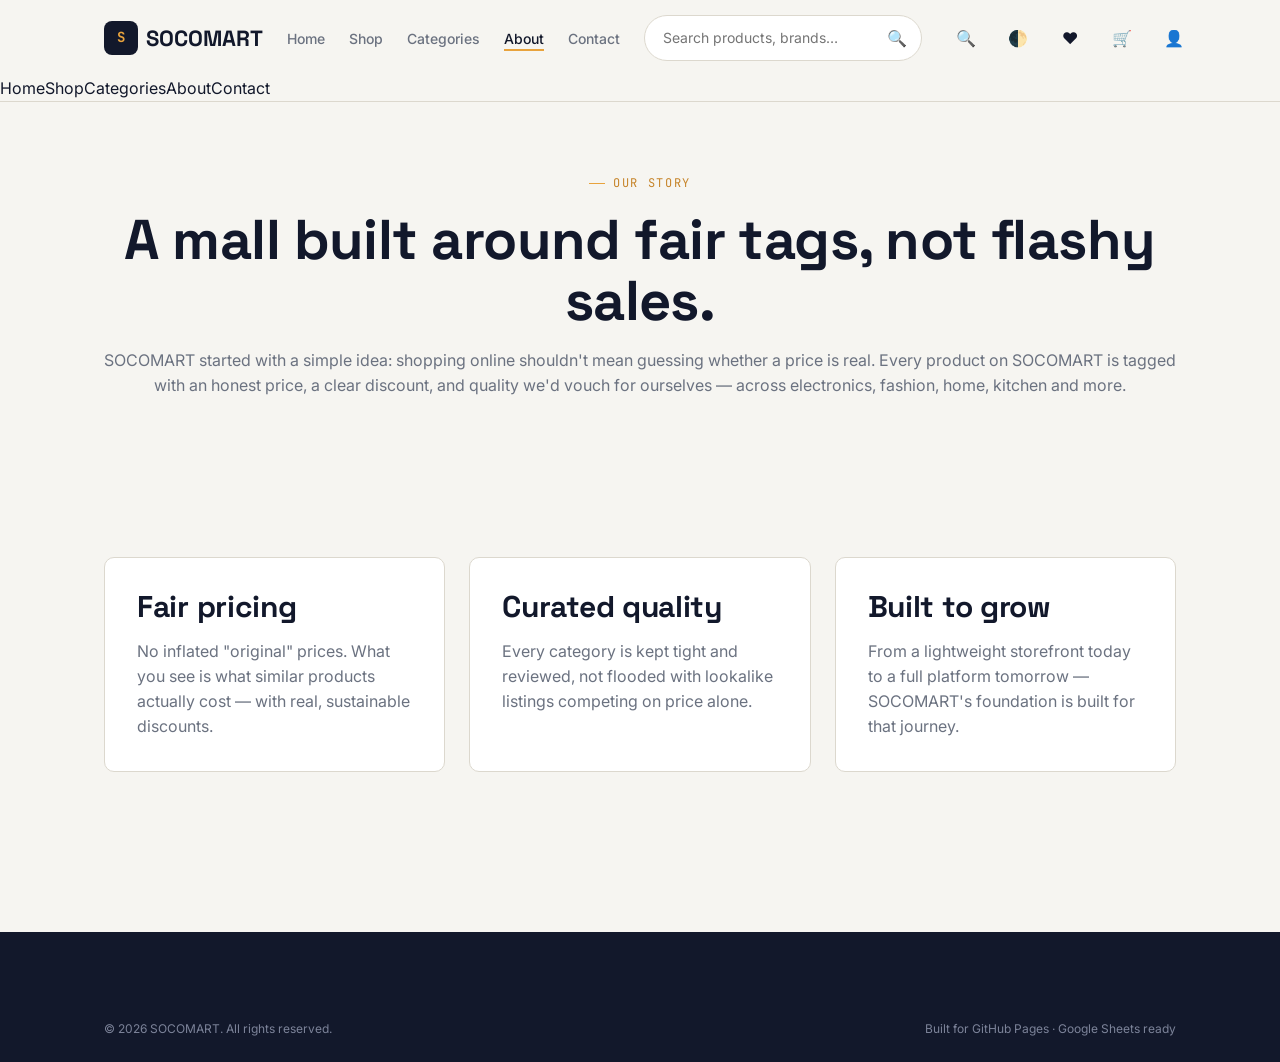
<file: about.html>
<!DOCTYPE html>
<html lang="en">
<head>
<meta charset="UTF-8">
<meta name="viewport" content="width=device-width, initial-scale=1.0">
<title>About Us | SOCOMART</title>
<meta name="description" content="Learn about SOCOMART's mission to build a premium, all-in-one online mall with fair pricing and honest quality.">
<link href="https://fonts.googleapis.com/css2?family=Space+Grotesk:wght@500;600;700&family=Inter:wght@400;500;600&family=JetBrains+Mono:wght@400;700&display=swap" rel="stylesheet">
<link rel="stylesheet" href="css/style.css">
<link rel="stylesheet" href="css/products.css">
<link rel="stylesheet" href="css/animations.css">
<link rel="stylesheet" href="css/responsive.css">
</head>
<body data-page="about">
<a href="#main" class="skip-link">Skip to content</a>
<div class="page-loader"><div class="spinner"></div></div>

<header class="site-header">
  <nav class="navbar container" aria-label="Main navigation">
    <a href="index.html" class="brand"><span class="brand-mark">S</span> SOCOMART</a>
    <button class="hamburger" aria-label="Open menu" aria-expanded="false"><span></span><span></span><span></span></button>
    <ul class="nav-links">
      <li><a href="index.html">Home</a></li>
      <li><a href="products.html">Shop</a></li>
      <li><a href="categories.html">Categories</a></li>
      <li><a href="about.html">About</a></li>
      <li><a href="contact.html">Contact</a></li>
    </ul>
    <form class="search-wrap" data-search-form role="search">
      <div class="nav-search"><input type="search" placeholder="Search products, brands…" aria-label="Search products"><button type="submit" aria-label="Search">🔍</button></div>
    </form>
    <div class="nav-actions">
      <button class="icon-btn" data-action="toggle-mobile-search" aria-label="Search">🔍</button>
      <button class="icon-btn" data-action="toggle-theme" aria-label="Toggle dark mode">🌓</button>
      <a href="wishlist.html" class="icon-btn" aria-label="Wishlist">♥<span class="badge hidden" data-badge="wishlist">0</span></a>
      <a href="cart.html" class="icon-btn" aria-label="Cart">🛒<span class="badge hidden" data-badge="cart">0</span></a>
      <a href="checkout.html" class="icon-btn" aria-label="Profile">👤</a>
    </div>
  </nav>
  <div class="mobile-menu">
    <a href="index.html">Home</a><a href="products.html">Shop</a><a href="categories.html">Categories</a><a href="about.html">About</a><a href="contact.html">Contact</a>
  </div>
</header>

<main id="main">
  <section class="container about-hero">
    <span class="eyebrow">Our story</span>
    <h1 class="mt-4">A mall built around fair tags, not flashy sales.</h1>
    <p class="mt-4">SOCOMART started with a simple idea: shopping online shouldn't mean guessing whether a price is real. Every product on SOCOMART is tagged with an honest price, a clear discount, and quality we'd vouch for ourselves — across electronics, fashion, home, kitchen and more.</p>
  </section>

  <section class="container">
    <div class="value-grid">
      <article class="card reveal" style="padding:var(--space-6);">
        <h3>Fair pricing</h3>
        <p class="mt-4">No inflated "original" prices. What you see is what similar products actually cost — with real, sustainable discounts.</p>
      </article>
      <article class="card reveal" style="padding:var(--space-6);">
        <h3>Curated quality</h3>
        <p class="mt-4">Every category is kept tight and reviewed, not flooded with lookalike listings competing on price alone.</p>
      </article>
      <article class="card reveal" style="padding:var(--space-6);">
        <h3>Built to grow</h3>
        <p class="mt-4">From a lightweight storefront today to a full platform tomorrow — SOCOMART's foundation is built for that journey.</p>
      </article>
    </div>
  </section>
</main>

<footer class="site-footer">
  <div class="container">
    <div class="footer-bottom"><span>© 2026 SOCOMART. All rights reserved.</span><span>Built for GitHub Pages · Google Sheets ready</span></div>
  </div>
</footer>

<script src="js/config.js"></script>
<script src="js/utils.js"></script>
<script src="js/storage.js"></script>
<script src="js/notification.js"></script>
<script src="js/data.js"></script>
<script src="js/products.js"></script>
<script src="js/navigation.js"></script>
<script src="js/search.js"></script>
<script src="js/wishlist.js"></script>
<script src="js/cart.js"></script>
<script src="js/validation.js"></script>
<script src="js/api.js"></script>
<script src="js/checkout.js"></script>
<script src="js/app.js"></script>
</body>
</html>
</file>
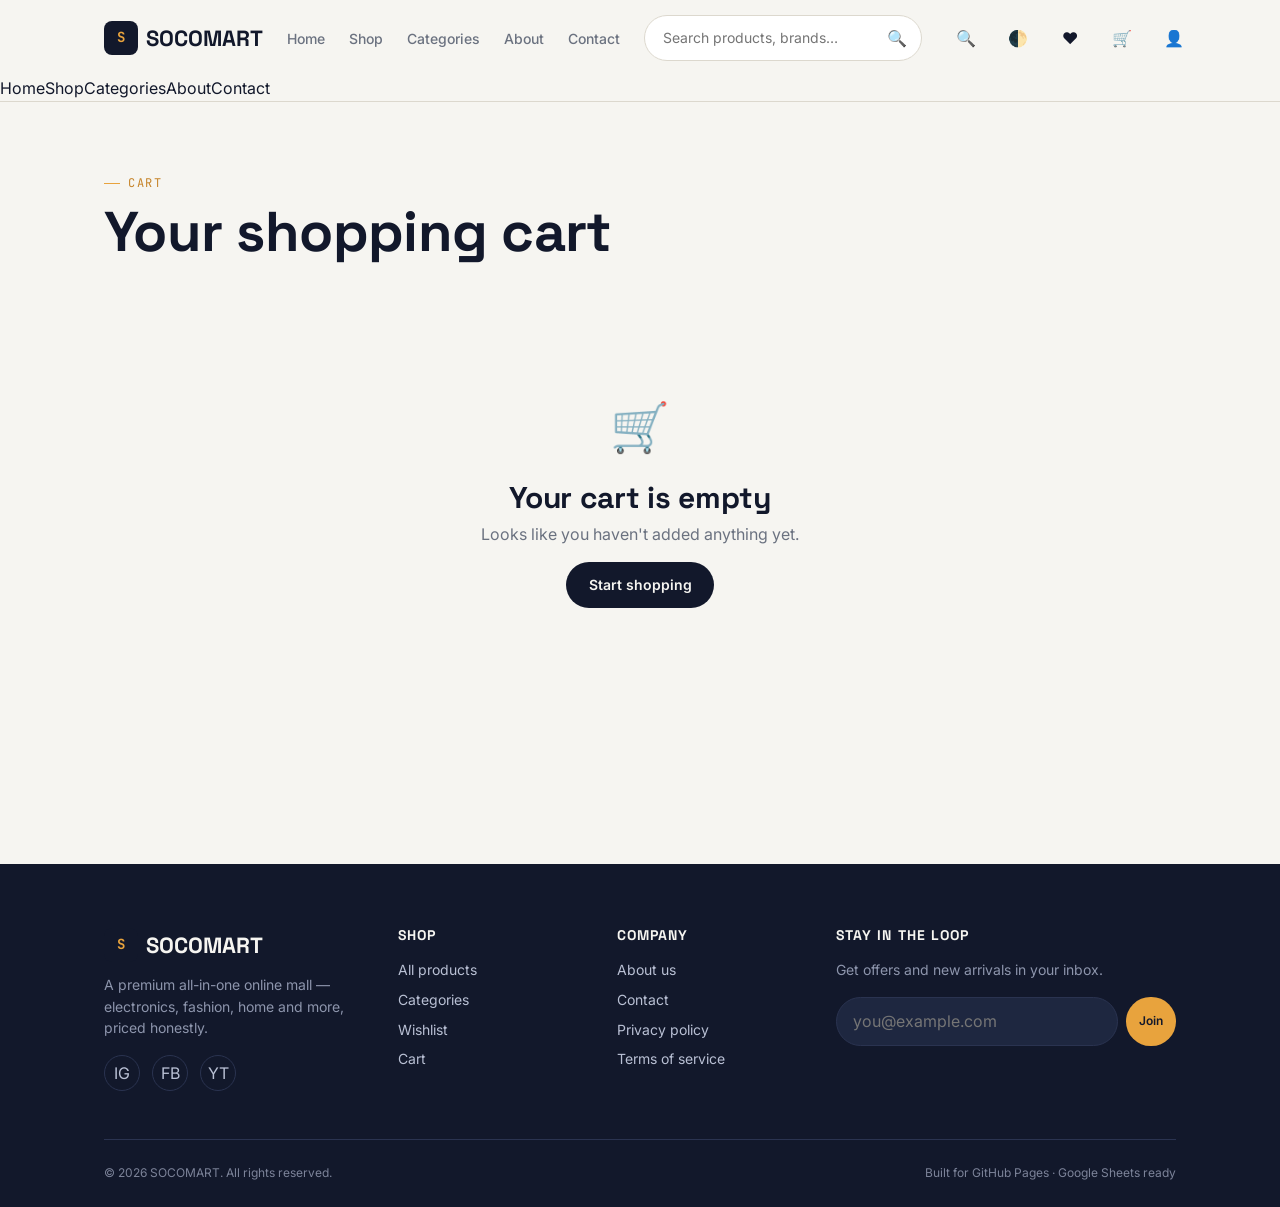
<file: cart.html>
<!DOCTYPE html>
<html lang="en">
<head>
<meta charset="UTF-8">
<meta name="viewport" content="width=device-width, initial-scale=1.0">
<title>Your Cart | SOCOMART</title>
<meta name="description" content="Review items in your SOCOMART shopping cart and proceed to checkout.">
<link href="https://fonts.googleapis.com/css2?family=Space+Grotesk:wght@500;600;700&family=Inter:wght@400;500;600&family=JetBrains+Mono:wght@400;700&display=swap" rel="stylesheet">
<link rel="stylesheet" href="css/style.css">
<link rel="stylesheet" href="css/products.css">
<link rel="stylesheet" href="css/cart.css">
<link rel="stylesheet" href="css/forms.css">
<link rel="stylesheet" href="css/animations.css">
<link rel="stylesheet" href="css/responsive.css">
</head>
<body data-page="cart">
<a href="#main" class="skip-link">Skip to content</a>
<div class="page-loader"><div class="spinner"></div></div>

<header class="site-header">
  <nav class="navbar container" aria-label="Main navigation">
    <a href="index.html" class="brand"><span class="brand-mark">S</span> SOCOMART</a>
    <button class="hamburger" aria-label="Open menu" aria-expanded="false"><span></span><span></span><span></span></button>
    <ul class="nav-links">
      <li><a href="index.html">Home</a></li>
      <li><a href="products.html">Shop</a></li>
      <li><a href="categories.html">Categories</a></li>
      <li><a href="about.html">About</a></li>
      <li><a href="contact.html">Contact</a></li>
    </ul>
    <form class="search-wrap" data-search-form role="search">
      <div class="nav-search"><input type="search" placeholder="Search products, brands…" aria-label="Search products"><button type="submit" aria-label="Search">🔍</button></div>
    </form>
    <div class="nav-actions">
      <button class="icon-btn" data-action="toggle-mobile-search" aria-label="Search">🔍</button>
      <button class="icon-btn" data-action="toggle-theme" aria-label="Toggle dark mode">🌓</button>
      <a href="wishlist.html" class="icon-btn" aria-label="Wishlist">♥<span class="badge hidden" data-badge="wishlist">0</span></a>
      <a href="cart.html" class="icon-btn active" aria-label="Cart">🛒<span class="badge hidden" data-badge="cart">0</span></a>
      <a href="checkout.html" class="icon-btn" aria-label="Profile">👤</a>
    </div>
  </nav>
  <div class="mobile-menu">
    <a href="index.html">Home</a><a href="products.html">Shop</a><a href="categories.html">Categories</a><a href="about.html">About</a><a href="contact.html">Contact</a>
  </div>
</header>

<main id="main">
  <section class="container">
    <span class="eyebrow">Cart</span>
    <h1 style="margin-block:var(--space-2) var(--space-6);">Your shopping cart</h1>

    <div class="empty-state hidden" data-cart-empty>
      <div class="icon">🛒</div>
      <h3>Your cart is empty</h3>
      <p class="mb-4">Looks like you haven't added anything yet.</p>
      <a href="products.html" class="btn btn-primary">Start shopping</a>
    </div>

    <div class="cart-layout">
      <div>
        <div data-cart-list></div>
      </div>
      <aside class="summary-card" data-cart-summary>
        <h3>Order summary</h3>
        <div class="summary-row"><span>Items (<span data-sum-count>0</span>)</span><span data-sum-subtotal class="mono">₹0</span></div>
        <div class="summary-row"><span>Discount</span><span data-sum-discount class="mono">₹0</span></div>
        <div class="summary-row"><span>Delivery</span><span data-sum-delivery class="mono">₹0</span></div>
        <div class="summary-row total"><span>Total</span><span data-sum-total class="mono">₹0</span></div>
        <div class="promo-row">
          <input type="text" placeholder="Promo code" aria-label="Promo code">
          <button class="btn btn-outline btn-sm">Apply</button>
        </div>
        <a href="checkout.html" class="btn btn-primary btn-block mt-6">Proceed to checkout</a>
      </aside>
    </div>
  </section>
</main>

<footer class="site-footer">
  <div class="container">
    <div class="footer-grid">
      <div class="footer-brand">
        <a href="index.html" class="brand" style="color:var(--paper)"><span class="brand-mark">S</span> SOCOMART</a>
        <p>A premium all-in-one online mall — electronics, fashion, home and more, priced honestly.</p>
        <div class="footer-social">
          <a href="https://instagram.com/socomart" aria-label="Instagram" target="_blank" rel="noopener">IG</a>
          <a href="https://facebook.com/socomart" aria-label="Facebook" target="_blank" rel="noopener">FB</a>
          <a href="https://youtube.com/@socomart" aria-label="YouTube" target="_blank" rel="noopener">YT</a>
        </div>
      </div>
      <div><h4>Shop</h4><ul>
        <li><a href="products.html">All products</a></li>
        <li><a href="categories.html">Categories</a></li>
        <li><a href="wishlist.html">Wishlist</a></li>
        <li><a href="cart.html">Cart</a></li>
      </ul></div>
      <div><h4>Company</h4><ul>
        <li><a href="about.html">About us</a></li>
        <li><a href="contact.html">Contact</a></li>
        <li><a href="privacy.html">Privacy policy</a></li>
        <li><a href="terms.html">Terms of service</a></li>
      </ul></div>
      <div>
        <h4>Stay in the loop</h4>
        <p style="color:#8D95AC; font-size:var(--fs-sm)">Get offers and new arrivals in your inbox.</p>
        <form class="footer-newsletter" data-newsletter-form>
          <label for="newsletterEmail" class="hidden">Email address</label>
          <input type="email" id="newsletterEmail" placeholder="you@example.com" required>
          <button class="btn btn-accent btn-sm" type="submit">Join</button>
        </form>
      </div>
    </div>
    <div class="footer-bottom"><span>© 2026 SOCOMART. All rights reserved.</span><span>Built for GitHub Pages · Google Sheets ready</span></div>
  </div>
</footer>

<script src="js/config.js"></script>
<script src="js/utils.js"></script>
<script src="js/storage.js"></script>
<script src="js/notification.js"></script>
<script src="js/data.js"></script>
<script src="js/products.js"></script>
<script src="js/navigation.js"></script>
<script src="js/search.js"></script>
<script src="js/wishlist.js"></script>
<script src="js/cart.js"></script>
<script src="js/validation.js"></script>
<script src="js/api.js"></script>
<script src="js/checkout.js"></script>
<script src="js/app.js"></script>
</body>
</html>
</file>
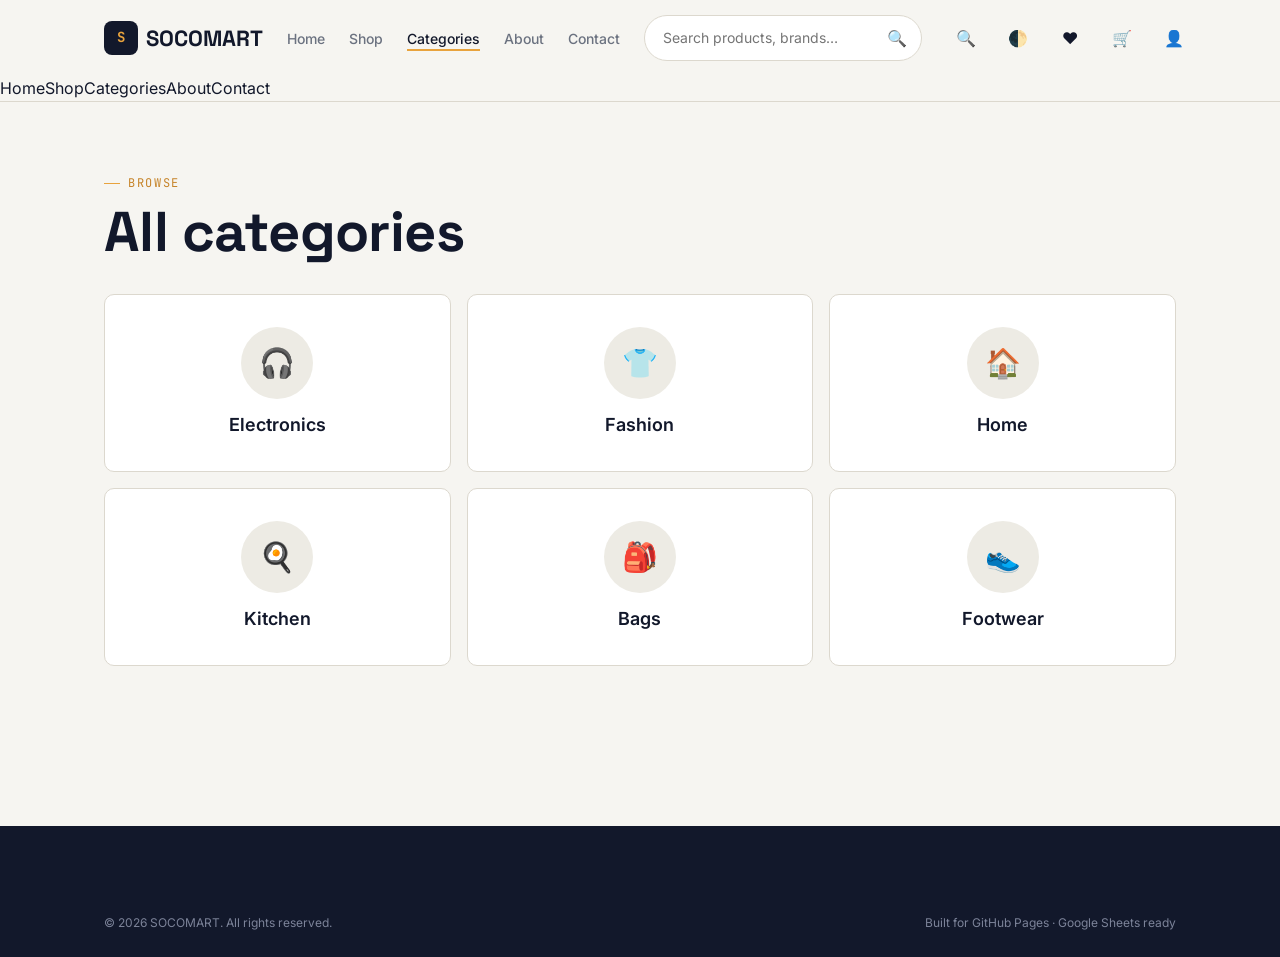
<file: categories.html>
<!DOCTYPE html>
<html lang="en">
<head>
<meta charset="UTF-8">
<meta name="viewport" content="width=device-width, initial-scale=1.0">
<title>Categories | SOCOMART</title>
<meta name="description" content="Browse SOCOMART by category — Electronics, Fashion, Home, Kitchen, Bags and Footwear.">
<link href="https://fonts.googleapis.com/css2?family=Space+Grotesk:wght@500;600;700&family=Inter:wght@400;500;600&family=JetBrains+Mono:wght@400;700&display=swap" rel="stylesheet">
<link rel="stylesheet" href="css/style.css">
<link rel="stylesheet" href="css/products.css">
<link rel="stylesheet" href="css/cart.css">
<link rel="stylesheet" href="css/forms.css">
<link rel="stylesheet" href="css/animations.css">
<link rel="stylesheet" href="css/responsive.css">
</head>
<body data-page="categories">
<a href="#main" class="skip-link">Skip to content</a>
<div class="page-loader"><div class="spinner"></div></div>

<header class="site-header">
  <nav class="navbar container" aria-label="Main navigation">
    <a href="index.html" class="brand"><span class="brand-mark">S</span> SOCOMART</a>
    <button class="hamburger" aria-label="Open menu" aria-expanded="false"><span></span><span></span><span></span></button>
    <ul class="nav-links">
      <li><a href="index.html">Home</a></li>
      <li><a href="products.html">Shop</a></li>
      <li><a href="categories.html">Categories</a></li>
      <li><a href="about.html">About</a></li>
      <li><a href="contact.html">Contact</a></li>
    </ul>
    <form class="search-wrap" data-search-form role="search">
      <div class="nav-search"><input type="search" placeholder="Search products, brands…" aria-label="Search products"><button type="submit" aria-label="Search">🔍</button></div>
    </form>
    <div class="nav-actions">
      <button class="icon-btn" data-action="toggle-mobile-search" aria-label="Search">🔍</button>
      <button class="icon-btn" data-action="toggle-theme" aria-label="Toggle dark mode">🌓</button>
      <a href="wishlist.html" class="icon-btn" aria-label="Wishlist">♥<span class="badge hidden" data-badge="wishlist">0</span></a>
      <a href="cart.html" class="icon-btn" aria-label="Cart">🛒<span class="badge hidden" data-badge="cart">0</span></a>
      <a href="checkout.html" class="icon-btn" aria-label="Profile">👤</a>
    </div>
  </nav>
  <div class="mobile-menu">
    <a href="index.html">Home</a><a href="products.html">Shop</a><a href="categories.html">Categories</a><a href="about.html">About</a><a href="contact.html">Contact</a>
  </div>
</header>

<main id="main">
  <section class="container">
    <span class="eyebrow">Browse</span>
    <h1 style="margin-block:var(--space-2) var(--space-6);">All categories</h1>
    <div class="category-grid" style="grid-template-columns:repeat(3,1fr);">
      <a href="products.html?cat=Electronics" class="card category-card reveal" style="padding:var(--space-6);"><span class="cat-icon" style="width:72px;height:72px;font-size:1.8rem;">🎧</span><span style="font-size:var(--fs-md)">Electronics</span></a>
      <a href="products.html?cat=Fashion" class="card category-card reveal" style="padding:var(--space-6);"><span class="cat-icon" style="width:72px;height:72px;font-size:1.8rem;">👕</span><span style="font-size:var(--fs-md)">Fashion</span></a>
      <a href="products.html?cat=Home" class="card category-card reveal" style="padding:var(--space-6);"><span class="cat-icon" style="width:72px;height:72px;font-size:1.8rem;">🏠</span><span style="font-size:var(--fs-md)">Home</span></a>
      <a href="products.html?cat=Kitchen" class="card category-card reveal" style="padding:var(--space-6);"><span class="cat-icon" style="width:72px;height:72px;font-size:1.8rem;">🍳</span><span style="font-size:var(--fs-md)">Kitchen</span></a>
      <a href="products.html?cat=Bags" class="card category-card reveal" style="padding:var(--space-6);"><span class="cat-icon" style="width:72px;height:72px;font-size:1.8rem;">🎒</span><span style="font-size:var(--fs-md)">Bags</span></a>
      <a href="products.html?cat=Footwear" class="card category-card reveal" style="padding:var(--space-6);"><span class="cat-icon" style="width:72px;height:72px;font-size:1.8rem;">👟</span><span style="font-size:var(--fs-md)">Footwear</span></a>
    </div>
  </section>
</main>

<footer class="site-footer">
  <div class="container">
    <div class="footer-bottom"><span>© 2026 SOCOMART. All rights reserved.</span><span>Built for GitHub Pages · Google Sheets ready</span></div>
  </div>
</footer>

<script src="js/config.js"></script>
<script src="js/utils.js"></script>
<script src="js/storage.js"></script>
<script src="js/notification.js"></script>
<script src="js/data.js"></script>
<script src="js/products.js"></script>
<script src="js/navigation.js"></script>
<script src="js/search.js"></script>
<script src="js/wishlist.js"></script>
<script src="js/cart.js"></script>
<script src="js/validation.js"></script>
<script src="js/api.js"></script>
<script src="js/checkout.js"></script>
<script src="js/app.js"></script>
</body>
</html>
</file>
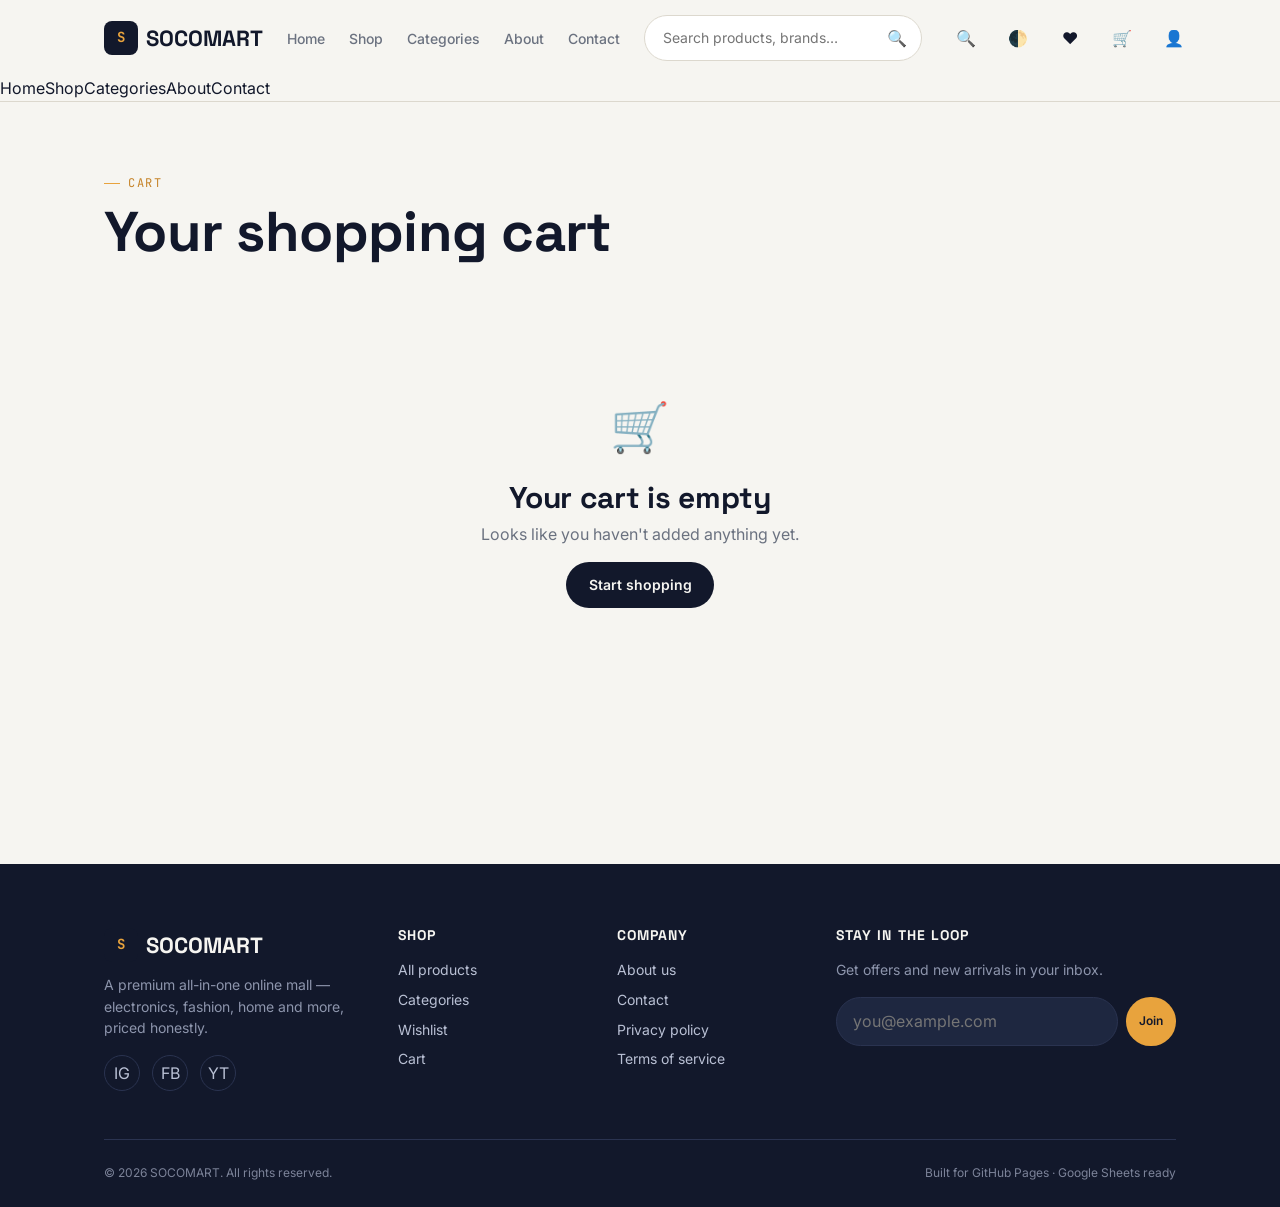
<file: checkout.html>
<!DOCTYPE html>
<html lang="en">
<head>
<meta charset="UTF-8">
<meta name="viewport" content="width=device-width, initial-scale=1.0">
<title>Checkout | SOCOMART</title>
<meta name="description" content="Complete your SOCOMART order — enter delivery details and confirm your order.">
<link href="https://fonts.googleapis.com/css2?family=Space+Grotesk:wght@500;600;700&family=Inter:wght@400;500;600&family=JetBrains+Mono:wght@400;700&display=swap" rel="stylesheet">
<link rel="stylesheet" href="css/style.css">
<link rel="stylesheet" href="css/products.css">
<link rel="stylesheet" href="css/cart.css">
<link rel="stylesheet" href="css/forms.css">
<link rel="stylesheet" href="css/animations.css">
<link rel="stylesheet" href="css/responsive.css">
</head>
<body data-page="checkout">
<a href="#main" class="skip-link">Skip to content</a>
<div class="page-loader"><div class="spinner"></div></div>

<header class="site-header">
  <nav class="navbar container" aria-label="Main navigation">
    <a href="index.html" class="brand"><span class="brand-mark">S</span> SOCOMART</a>
    <button class="hamburger" aria-label="Open menu" aria-expanded="false"><span></span><span></span><span></span></button>
    <ul class="nav-links">
      <li><a href="index.html">Home</a></li>
      <li><a href="products.html">Shop</a></li>
      <li><a href="categories.html">Categories</a></li>
      <li><a href="about.html">About</a></li>
      <li><a href="contact.html">Contact</a></li>
    </ul>
    <form class="search-wrap" data-search-form role="search">
      <div class="nav-search"><input type="search" placeholder="Search products, brands…" aria-label="Search products"><button type="submit" aria-label="Search">🔍</button></div>
    </form>
    <div class="nav-actions">
      <button class="icon-btn" data-action="toggle-mobile-search" aria-label="Search">🔍</button>
      <button class="icon-btn" data-action="toggle-theme" aria-label="Toggle dark mode">🌓</button>
      <a href="wishlist.html" class="icon-btn" aria-label="Wishlist">♥<span class="badge hidden" data-badge="wishlist">0</span></a>
      <a href="cart.html" class="icon-btn" aria-label="Cart">🛒<span class="badge hidden" data-badge="cart">0</span></a>
      <a href="checkout.html" class="icon-btn" aria-label="Profile">👤</a>
    </div>
  </nav>
  <div class="mobile-menu">
    <a href="index.html">Home</a><a href="products.html">Shop</a><a href="categories.html">Categories</a><a href="about.html">About</a><a href="contact.html">Contact</a>
  </div>
</header>

<main id="main">
  <section class="container">
    <span class="eyebrow">Checkout</span>
    <h1 style="margin-block:var(--space-2) var(--space-4);">Complete your order</h1>
    <div class="checkout-steps">
      <span>1. Cart</span>
      <span class="active">2. Delivery details</span>
      <span>3. Confirmation</span>
    </div>

    <div class="checkout-layout">
      <form data-checkout-form novalidate>
        <h3>Delivery information</h3>
        <div class="form-grid mt-4">
          <div class="field full">
            <label for="custName">Full name</label>
            <input type="text" id="custName" name="name" data-validate="required name" required>
            <span class="error-msg" role="alert"></span>
          </div>
          <div class="field">
            <label for="custPhone">Phone number</label>
            <input type="tel" id="custPhone" name="phone" data-validate="required phone" required>
            <span class="error-msg" role="alert"></span>
          </div>
          <div class="field">
            <label for="custEmail">Email</label>
            <input type="email" id="custEmail" name="email" data-validate="required email" required>
            <span class="error-msg" role="alert"></span>
          </div>
          <div class="field full">
            <label for="custAddress">Address</label>
            <textarea id="custAddress" name="address" data-validate="required minlength5" required></textarea>
            <span class="error-msg" role="alert"></span>
          </div>
          <div class="field">
            <label for="custDistrict">District</label>
            <input type="text" id="custDistrict" name="district" data-validate="required" required>
            <span class="error-msg" role="alert"></span>
          </div>
          <div class="field">
            <label for="custState">State</label>
            <input type="text" id="custState" name="state" data-validate="required" required>
            <span class="error-msg" role="alert"></span>
          </div>
          <div class="field">
            <label for="custPincode">Pincode</label>
            <input type="text" id="custPincode" name="pincode" inputmode="numeric" data-validate="required pincode" required>
            <span class="error-msg" role="alert"></span>
          </div>
        </div>

        <h3 class="mt-6">Payment method</h3>
        <div class="payment-options">
          <label class="payment-option"><input type="radio" name="payment" value="COD" checked> Cash on delivery</label>
          <label class="payment-option"><input type="radio" name="payment" value="UPI"> UPI (pay on delivery confirmation call)</label>
          <label class="payment-option"><input type="radio" name="payment" value="Card"> Card (pay on delivery confirmation call)</label>
        </div>

        <button type="submit" class="btn btn-primary btn-block mt-6">Confirm order</button>
      </form>

      <aside class="summary-card">
        <h3>Order summary</h3>
        <div data-order-lines class="mt-4"></div>
        <div class="divider-ticket"></div>
        <div class="summary-row"><span>Items (<span data-sum-count>0</span>)</span><span data-sum-subtotal class="mono">₹0</span></div>
        <div class="summary-row"><span>Discount</span><span data-sum-discount class="mono">₹0</span></div>
        <div class="summary-row"><span>Delivery</span><span data-sum-delivery class="mono">₹0</span></div>
        <div class="summary-row total"><span>Total</span><span data-sum-total class="mono">₹0</span></div>
      </aside>
    </div>
  </section>
</main>

<footer class="site-footer">
  <div class="container">
    <div class="footer-bottom"><span>© 2026 SOCOMART. All rights reserved.</span><span>Built for GitHub Pages · Google Sheets ready</span></div>
  </div>
</footer>

<script src="js/config.js"></script>
<script src="js/utils.js"></script>
<script src="js/storage.js"></script>
<script src="js/notification.js"></script>
<script src="js/data.js"></script>
<script src="js/products.js"></script>
<script src="js/navigation.js"></script>
<script src="js/search.js"></script>
<script src="js/wishlist.js"></script>
<script src="js/cart.js"></script>
<script src="js/validation.js"></script>
<script src="js/api.js"></script>
<script src="js/checkout.js"></script>
<script src="js/app.js"></script>
</body>
</html>
</file>
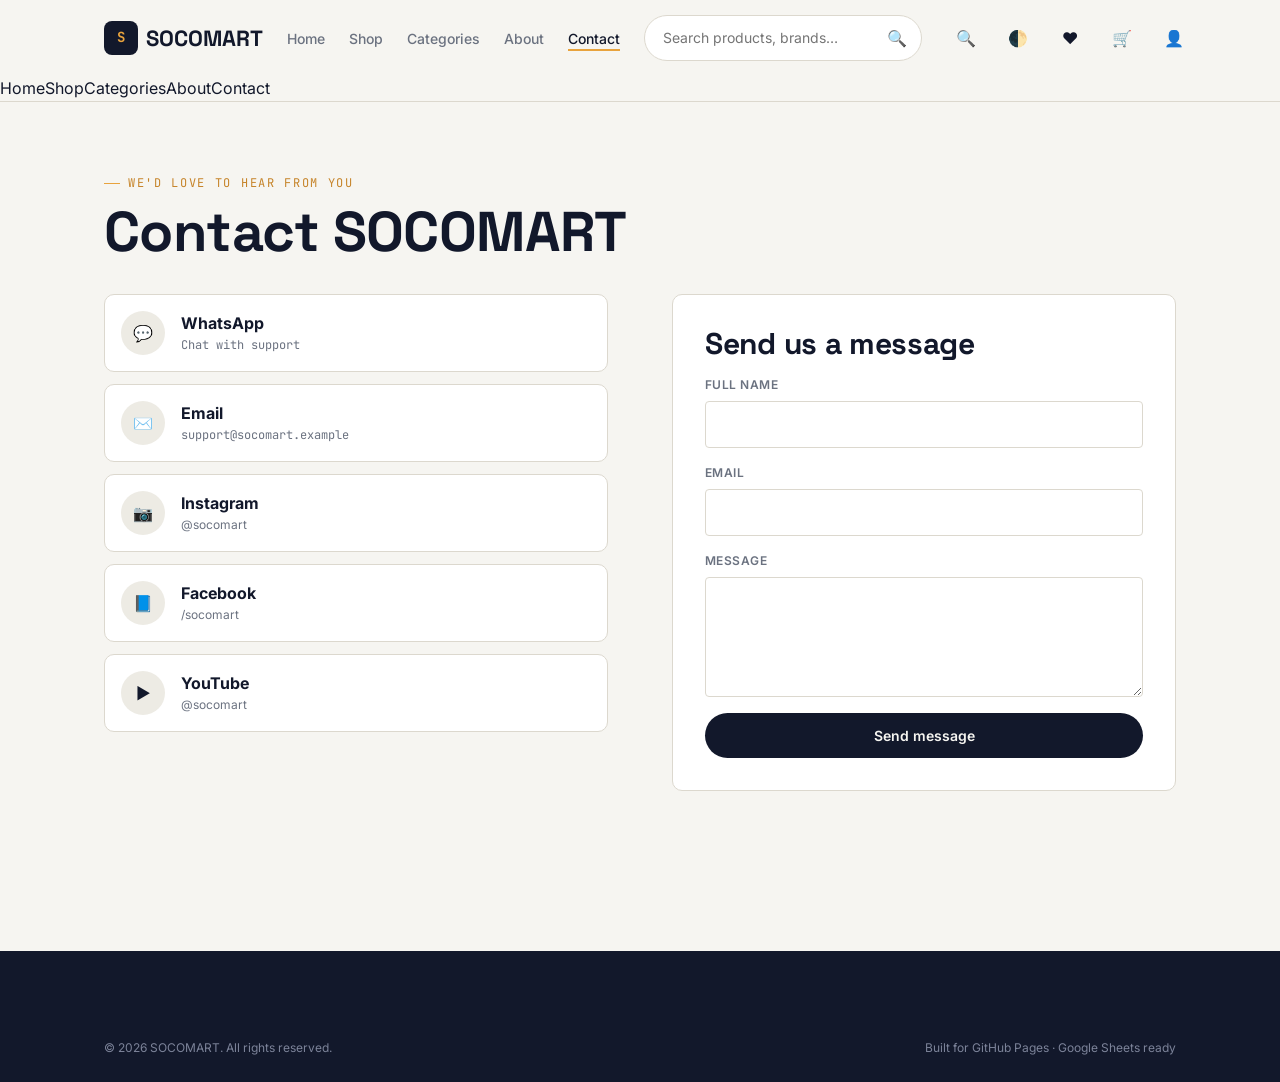
<file: contact.html>
<!DOCTYPE html>
<html lang="en">
<head>
<meta charset="UTF-8">
<meta name="viewport" content="width=device-width, initial-scale=1.0">
<title>Contact Us | SOCOMART</title>
<meta name="description" content="Get in touch with SOCOMART via WhatsApp, email, Instagram, Facebook, YouTube, or our contact form.">
<link href="https://fonts.googleapis.com/css2?family=Space+Grotesk:wght@500;600;700&family=Inter:wght@400;500;600&family=JetBrains+Mono:wght@400;700&display=swap" rel="stylesheet">
<link rel="stylesheet" href="css/style.css">
<link rel="stylesheet" href="css/products.css">
<link rel="stylesheet" href="css/cart.css">
<link rel="stylesheet" href="css/forms.css">
<link rel="stylesheet" href="css/animations.css">
<link rel="stylesheet" href="css/responsive.css">
</head>
<body data-page="contact">
<a href="#main" class="skip-link">Skip to content</a>
<div class="page-loader"><div class="spinner"></div></div>

<header class="site-header">
  <nav class="navbar container" aria-label="Main navigation">
    <a href="index.html" class="brand"><span class="brand-mark">S</span> SOCOMART</a>
    <button class="hamburger" aria-label="Open menu" aria-expanded="false"><span></span><span></span><span></span></button>
    <ul class="nav-links">
      <li><a href="index.html">Home</a></li>
      <li><a href="products.html">Shop</a></li>
      <li><a href="categories.html">Categories</a></li>
      <li><a href="about.html">About</a></li>
      <li><a href="contact.html">Contact</a></li>
    </ul>
    <form class="search-wrap" data-search-form role="search">
      <div class="nav-search"><input type="search" placeholder="Search products, brands…" aria-label="Search products"><button type="submit" aria-label="Search">🔍</button></div>
    </form>
    <div class="nav-actions">
      <button class="icon-btn" data-action="toggle-mobile-search" aria-label="Search">🔍</button>
      <button class="icon-btn" data-action="toggle-theme" aria-label="Toggle dark mode">🌓</button>
      <a href="wishlist.html" class="icon-btn" aria-label="Wishlist">♥<span class="badge hidden" data-badge="wishlist">0</span></a>
      <a href="cart.html" class="icon-btn" aria-label="Cart">🛒<span class="badge hidden" data-badge="cart">0</span></a>
      <a href="checkout.html" class="icon-btn" aria-label="Profile">👤</a>
    </div>
  </nav>
  <div class="mobile-menu">
    <a href="index.html">Home</a><a href="products.html">Shop</a><a href="categories.html">Categories</a><a href="about.html">About</a><a href="contact.html">Contact</a>
  </div>
</header>

<main id="main">
  <section class="container">
    <span class="eyebrow">We'd love to hear from you</span>
    <h1 style="margin-block:var(--space-2) var(--space-6);">Contact SOCOMART</h1>

    <div class="contact-grid">
      <div>
        <div class="contact-channels">
          <a class="card contact-channel" href="https://wa.me/910000000000" target="_blank" rel="noopener">
            <span class="ci">💬</span><div><strong>WhatsApp</strong><div class="mono" style="font-size:var(--fs-xs); color:var(--muted);">Chat with support</div></div>
          </a>
          <a class="card contact-channel" href="mailto:support@socomart.example">
            <span class="ci">✉️</span><div><strong>Email</strong><div class="mono" style="font-size:var(--fs-xs); color:var(--muted);">support@socomart.example</div></div>
          </a>
          <a class="card contact-channel" href="https://instagram.com/socomart" target="_blank" rel="noopener">
            <span class="ci">📷</span><div><strong>Instagram</strong><div style="font-size:var(--fs-xs); color:var(--muted);">@socomart</div></div>
          </a>
          <a class="card contact-channel" href="https://facebook.com/socomart" target="_blank" rel="noopener">
            <span class="ci">📘</span><div><strong>Facebook</strong><div style="font-size:var(--fs-xs); color:var(--muted);">/socomart</div></div>
          </a>
          <a class="card contact-channel" href="https://youtube.com/@socomart" target="_blank" rel="noopener">
            <span class="ci">▶️</span><div><strong>YouTube</strong><div style="font-size:var(--fs-xs); color:var(--muted);">@socomart</div></div>
          </a>
        </div>
      </div>

      <div class="card" style="padding:var(--space-6);">
        <h3>Send us a message</h3>
        <form data-contact-form novalidate class="mt-4">
          <div class="field">
            <label for="contactName">Full name</label>
            <input type="text" id="contactName" data-validate="required name" required>
            <span class="error-msg" role="alert"></span>
          </div>
          <div class="field">
            <label for="contactEmail">Email</label>
            <input type="email" id="contactEmail" data-validate="required email" required>
            <span class="error-msg" role="alert"></span>
          </div>
          <div class="field">
            <label for="contactMessage">Message</label>
            <textarea id="contactMessage" data-validate="required minlength5" required></textarea>
            <span class="error-msg" role="alert"></span>
          </div>
          <button type="submit" class="btn btn-primary btn-block">Send message</button>
        </form>
      </div>
    </div>
  </section>
</main>

<footer class="site-footer">
  <div class="container">
    <div class="footer-bottom"><span>© 2026 SOCOMART. All rights reserved.</span><span>Built for GitHub Pages · Google Sheets ready</span></div>
  </div>
</footer>

<script src="js/config.js"></script>
<script src="js/utils.js"></script>
<script src="js/storage.js"></script>
<script src="js/notification.js"></script>
<script src="js/data.js"></script>
<script src="js/products.js"></script>
<script src="js/navigation.js"></script>
<script src="js/search.js"></script>
<script src="js/wishlist.js"></script>
<script src="js/cart.js"></script>
<script src="js/validation.js"></script>
<script src="js/api.js"></script>
<script src="js/checkout.js"></script>
<script src="js/app.js"></script>
</body>
</html>
</file>
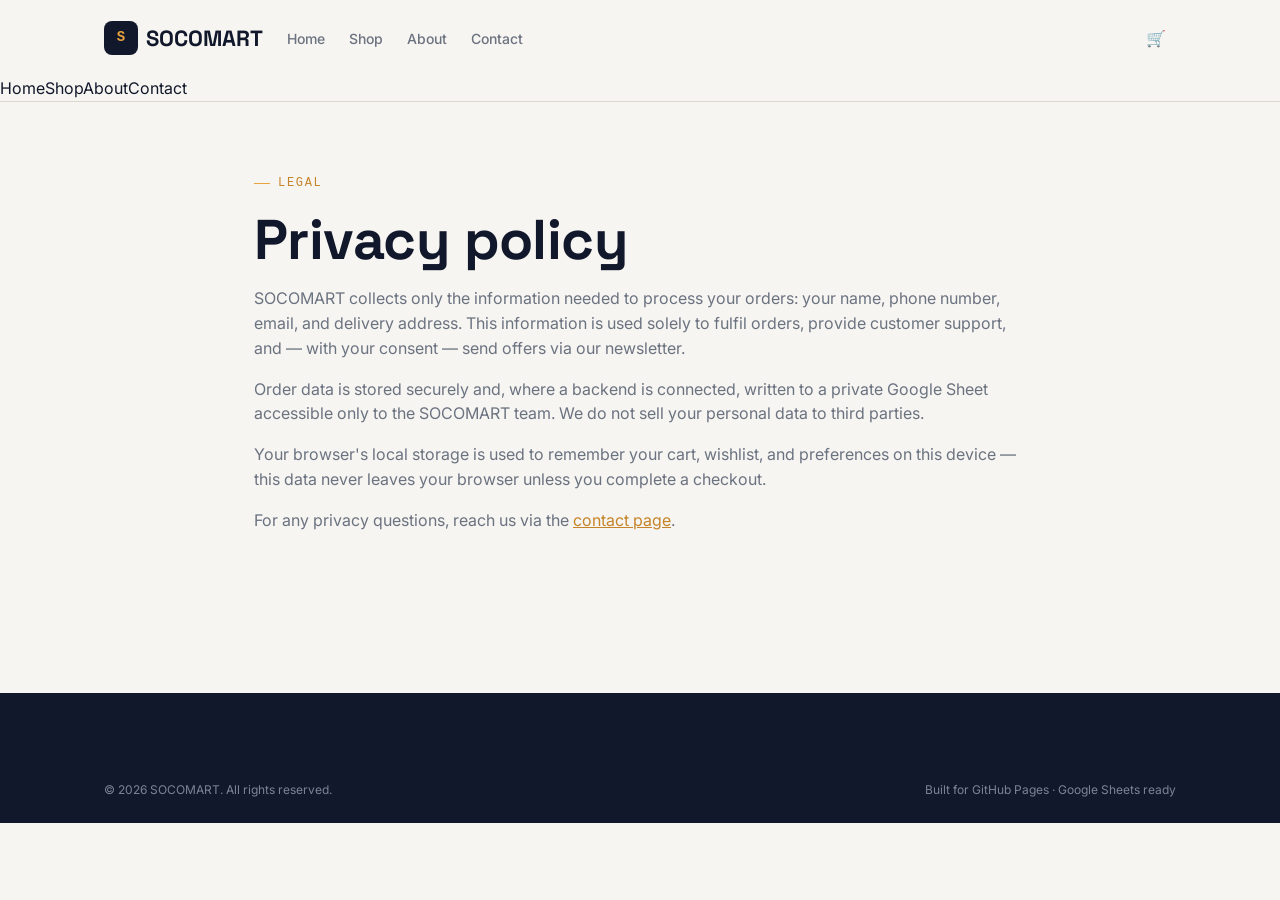
<file: privacy.html>
<!DOCTYPE html>
<html lang="en">
<head>
<meta charset="UTF-8">
<meta name="viewport" content="width=device-width, initial-scale=1.0">
<title>Privacy Policy | SOCOMART</title>
<meta name="description" content="SOCOMART's privacy policy — how we collect, use, and protect your data.">
<link href="https://fonts.googleapis.com/css2?family=Space+Grotesk:wght@500;600;700&family=Inter:wght@400;500;600&display=swap" rel="stylesheet">
<link rel="stylesheet" href="css/style.css">
<link rel="stylesheet" href="css/animations.css">
<link rel="stylesheet" href="css/responsive.css">
</head>
<body data-page="privacy">
<a href="#main" class="skip-link">Skip to content</a>
<header class="site-header">
  <nav class="navbar container" aria-label="Main navigation">
    <a href="index.html" class="brand"><span class="brand-mark">S</span> SOCOMART</a>
    <button class="hamburger" aria-label="Open menu" aria-expanded="false"><span></span><span></span><span></span></button>
    <ul class="nav-links">
      <li><a href="index.html">Home</a></li>
      <li><a href="products.html">Shop</a></li>
      <li><a href="about.html">About</a></li>
      <li><a href="contact.html">Contact</a></li>
    </ul>
    <div class="nav-actions" style="margin-left:auto;">
      <a href="cart.html" class="icon-btn" aria-label="Cart">🛒<span class="badge hidden" data-badge="cart">0</span></a>
    </div>
  </nav>
  <div class="mobile-menu"><a href="index.html">Home</a><a href="products.html">Shop</a><a href="about.html">About</a><a href="contact.html">Contact</a></div>
</header>
<main id="main">
  <section class="container" style="max-width:820px;">
    <span class="eyebrow">Legal</span>
    <h1 class="mt-4">Privacy policy</h1>
    <p class="mt-4">SOCOMART collects only the information needed to process your orders: your name, phone number, email, and delivery address. This information is used solely to fulfil orders, provide customer support, and — with your consent — send offers via our newsletter.</p>
    <p class="mt-4">Order data is stored securely and, where a backend is connected, written to a private Google Sheet accessible only to the SOCOMART team. We do not sell your personal data to third parties.</p>
    <p class="mt-4">Your browser's local storage is used to remember your cart, wishlist, and preferences on this device — this data never leaves your browser unless you complete a checkout.</p>
    <p class="mt-4">For any privacy questions, reach us via the <a href="contact.html" style="color:var(--accent-dark); text-decoration:underline;">contact page</a>.</p>
  </section>
</main>
<footer class="site-footer">
  <div class="container"><div class="footer-bottom"><span>© 2026 SOCOMART. All rights reserved.</span><span>Built for GitHub Pages · Google Sheets ready</span></div></div>
</footer>
<script src="js/config.js"></script>
<script src="js/utils.js"></script>
<script src="js/storage.js"></script>
<script src="js/notification.js"></script>
<script src="js/data.js"></script>
<script src="js/products.js"></script>
<script src="js/navigation.js"></script>
<script src="js/search.js"></script>
<script src="js/wishlist.js"></script>
<script src="js/cart.js"></script>
<script src="js/validation.js"></script>
<script src="js/api.js"></script>
<script src="js/checkout.js"></script>
<script src="js/app.js"></script>
</body>
</html>
</file>
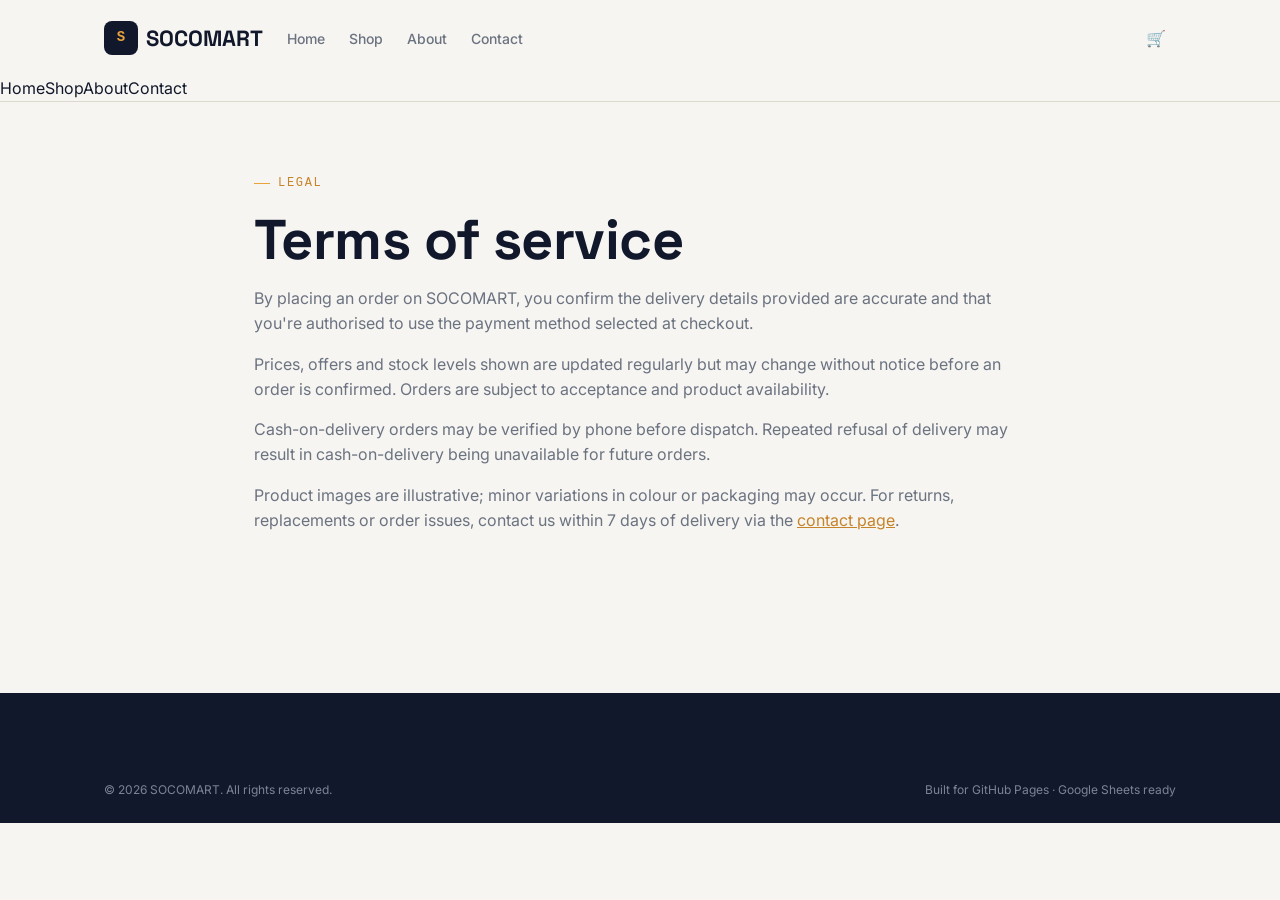
<file: terms.html>
<!DOCTYPE html>
<html lang="en">
<head>
<meta charset="UTF-8">
<meta name="viewport" content="width=device-width, initial-scale=1.0">
<title>Terms of Service | SOCOMART</title>
<meta name="description" content="SOCOMART's terms of service — the rules that govern use of our store.">
<link href="https://fonts.googleapis.com/css2?family=Space+Grotesk:wght@500;600;700&family=Inter:wght@400;500;600&display=swap" rel="stylesheet">
<link rel="stylesheet" href="css/style.css">
<link rel="stylesheet" href="css/animations.css">
<link rel="stylesheet" href="css/responsive.css">
</head>
<body data-page="terms">
<a href="#main" class="skip-link">Skip to content</a>
<header class="site-header">
  <nav class="navbar container" aria-label="Main navigation">
    <a href="index.html" class="brand"><span class="brand-mark">S</span> SOCOMART</a>
    <button class="hamburger" aria-label="Open menu" aria-expanded="false"><span></span><span></span><span></span></button>
    <ul class="nav-links">
      <li><a href="index.html">Home</a></li>
      <li><a href="products.html">Shop</a></li>
      <li><a href="about.html">About</a></li>
      <li><a href="contact.html">Contact</a></li>
    </ul>
    <div class="nav-actions" style="margin-left:auto;">
      <a href="cart.html" class="icon-btn" aria-label="Cart">🛒<span class="badge hidden" data-badge="cart">0</span></a>
    </div>
  </nav>
  <div class="mobile-menu"><a href="index.html">Home</a><a href="products.html">Shop</a><a href="about.html">About</a><a href="contact.html">Contact</a></div>
</header>
<main id="main">
  <section class="container" style="max-width:820px;">
    <span class="eyebrow">Legal</span>
    <h1 class="mt-4">Terms of service</h1>
    <p class="mt-4">By placing an order on SOCOMART, you confirm the delivery details provided are accurate and that you're authorised to use the payment method selected at checkout.</p>
    <p class="mt-4">Prices, offers and stock levels shown are updated regularly but may change without notice before an order is confirmed. Orders are subject to acceptance and product availability.</p>
    <p class="mt-4">Cash-on-delivery orders may be verified by phone before dispatch. Repeated refusal of delivery may result in cash-on-delivery being unavailable for future orders.</p>
    <p class="mt-4">Product images are illustrative; minor variations in colour or packaging may occur. For returns, replacements or order issues, contact us within 7 days of delivery via the <a href="contact.html" style="color:var(--accent-dark); text-decoration:underline;">contact page</a>.</p>
  </section>
</main>
<footer class="site-footer">
  <div class="container"><div class="footer-bottom"><span>© 2026 SOCOMART. All rights reserved.</span><span>Built for GitHub Pages · Google Sheets ready</span></div></div>
</footer>
<script src="js/config.js"></script>
<script src="js/utils.js"></script>
<script src="js/storage.js"></script>
<script src="js/notification.js"></script>
<script src="js/data.js"></script>
<script src="js/products.js"></script>
<script src="js/navigation.js"></script>
<script src="js/search.js"></script>
<script src="js/wishlist.js"></script>
<script src="js/cart.js"></script>
<script src="js/validation.js"></script>
<script src="js/api.js"></script>
<script src="js/checkout.js"></script>
<script src="js/app.js"></script>
</body>
</html>
</file>
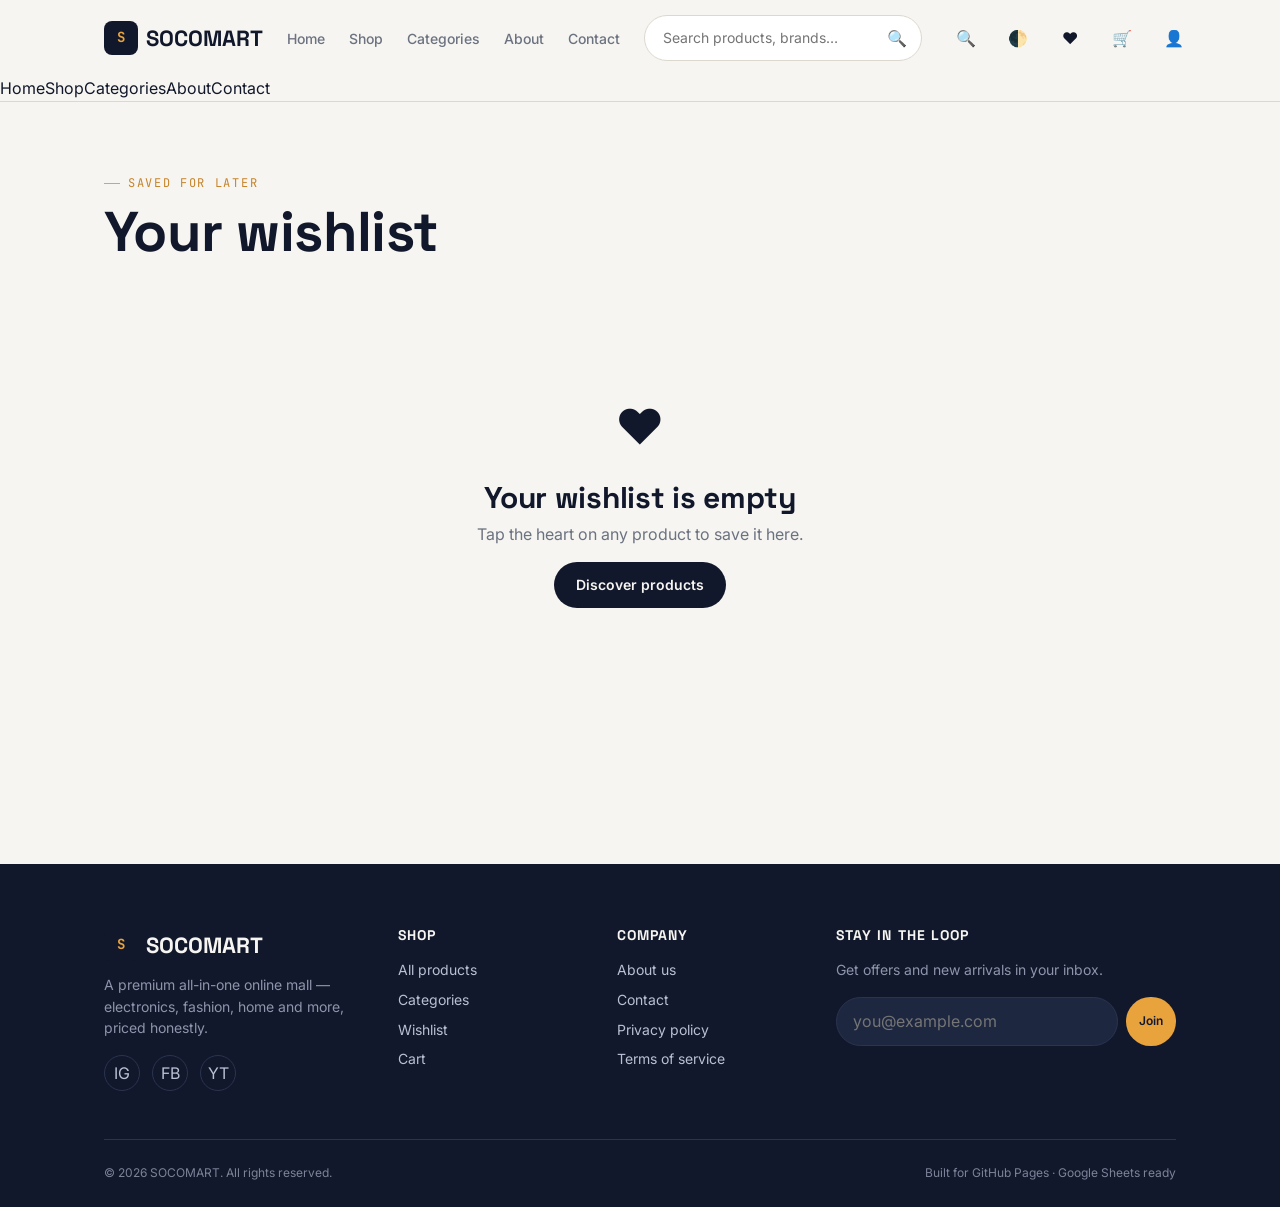
<file: wishlist.html>
<!DOCTYPE html>
<html lang="en">
<head>
<meta charset="UTF-8">
<meta name="viewport" content="width=device-width, initial-scale=1.0">
<title>Your Wishlist | SOCOMART</title>
<meta name="description" content="View and manage products you've saved for later on SOCOMART.">
<link href="https://fonts.googleapis.com/css2?family=Space+Grotesk:wght@500;600;700&family=Inter:wght@400;500;600&family=JetBrains+Mono:wght@400;700&display=swap" rel="stylesheet">
<link rel="stylesheet" href="css/style.css">
<link rel="stylesheet" href="css/products.css">
<link rel="stylesheet" href="css/cart.css">
<link rel="stylesheet" href="css/forms.css">
<link rel="stylesheet" href="css/animations.css">
<link rel="stylesheet" href="css/responsive.css">
</head>
<body data-page="wishlist">
<a href="#main" class="skip-link">Skip to content</a>
<div class="page-loader"><div class="spinner"></div></div>

<header class="site-header">
  <nav class="navbar container" aria-label="Main navigation">
    <a href="index.html" class="brand"><span class="brand-mark">S</span> SOCOMART</a>
    <button class="hamburger" aria-label="Open menu" aria-expanded="false"><span></span><span></span><span></span></button>
    <ul class="nav-links">
      <li><a href="index.html">Home</a></li>
      <li><a href="products.html">Shop</a></li>
      <li><a href="categories.html">Categories</a></li>
      <li><a href="about.html">About</a></li>
      <li><a href="contact.html">Contact</a></li>
    </ul>
    <form class="search-wrap" data-search-form role="search">
      <div class="nav-search"><input type="search" placeholder="Search products, brands…" aria-label="Search products"><button type="submit" aria-label="Search">🔍</button></div>
    </form>
    <div class="nav-actions">
      <button class="icon-btn" data-action="toggle-mobile-search" aria-label="Search">🔍</button>
      <button class="icon-btn" data-action="toggle-theme" aria-label="Toggle dark mode">🌓</button>
      <a href="wishlist.html" class="icon-btn active" aria-label="Wishlist">♥<span class="badge hidden" data-badge="wishlist">0</span></a>
      <a href="cart.html" class="icon-btn" aria-label="Cart">🛒<span class="badge hidden" data-badge="cart">0</span></a>
      <a href="checkout.html" class="icon-btn" aria-label="Profile">👤</a>
    </div>
  </nav>
  <div class="mobile-menu">
    <a href="index.html">Home</a><a href="products.html">Shop</a><a href="categories.html">Categories</a><a href="about.html">About</a><a href="contact.html">Contact</a>
  </div>
</header>

<main id="main">
  <section class="container">
    <span class="eyebrow">Saved for later</span>
    <h1 style="margin-block:var(--space-2) var(--space-6);">Your wishlist</h1>

    <div class="empty-state hidden" data-wishlist-empty>
      <div class="icon">♥</div>
      <h3>Your wishlist is empty</h3>
      <p class="mb-4">Tap the heart on any product to save it here.</p>
      <a href="products.html" class="btn btn-primary">Discover products</a>
    </div>

    <div class="wishlist-grid" data-wishlist-grid></div>
  </section>
</main>

<footer class="site-footer">
  <div class="container">
    <div class="footer-grid">
      <div class="footer-brand">
        <a href="index.html" class="brand" style="color:var(--paper)"><span class="brand-mark">S</span> SOCOMART</a>
        <p>A premium all-in-one online mall — electronics, fashion, home and more, priced honestly.</p>
        <div class="footer-social">
          <a href="https://instagram.com/socomart" aria-label="Instagram" target="_blank" rel="noopener">IG</a>
          <a href="https://facebook.com/socomart" aria-label="Facebook" target="_blank" rel="noopener">FB</a>
          <a href="https://youtube.com/@socomart" aria-label="YouTube" target="_blank" rel="noopener">YT</a>
        </div>
      </div>
      <div><h4>Shop</h4><ul>
        <li><a href="products.html">All products</a></li>
        <li><a href="categories.html">Categories</a></li>
        <li><a href="wishlist.html">Wishlist</a></li>
        <li><a href="cart.html">Cart</a></li>
      </ul></div>
      <div><h4>Company</h4><ul>
        <li><a href="about.html">About us</a></li>
        <li><a href="contact.html">Contact</a></li>
        <li><a href="privacy.html">Privacy policy</a></li>
        <li><a href="terms.html">Terms of service</a></li>
      </ul></div>
      <div>
        <h4>Stay in the loop</h4>
        <p style="color:#8D95AC; font-size:var(--fs-sm)">Get offers and new arrivals in your inbox.</p>
        <form class="footer-newsletter" data-newsletter-form>
          <label for="newsletterEmail" class="hidden">Email address</label>
          <input type="email" id="newsletterEmail" placeholder="you@example.com" required>
          <button class="btn btn-accent btn-sm" type="submit">Join</button>
        </form>
      </div>
    </div>
    <div class="footer-bottom"><span>© 2026 SOCOMART. All rights reserved.</span><span>Built for GitHub Pages · Google Sheets ready</span></div>
  </div>
</footer>

<script src="js/config.js"></script>
<script src="js/utils.js"></script>
<script src="js/storage.js"></script>
<script src="js/notification.js"></script>
<script src="js/data.js"></script>
<script src="js/products.js"></script>
<script src="js/navigation.js"></script>
<script src="js/search.js"></script>
<script src="js/wishlist.js"></script>
<script src="js/cart.js"></script>
<script src="js/validation.js"></script>
<script src="js/api.js"></script>
<script src="js/checkout.js"></script>
<script src="js/app.js"></script>
</body>
</html>
</file>
<file: css/style.css>
/* =========================================================
   SOCOMART — Core Stylesheet
   Structure: Variables → Reset → Typography → Layout →
   Nav → Buttons → Cards → Forms(base) → Footer → Utilities
   ========================================================= */

/* ---------- Root Variables ---------- */
:root{
  /* Palette */
  --ink:#12182B;            /* deep navy-black */
  --ink-soft:#1E2740;
  --paper:#F6F5F1;          /* warm paper white */
  --paper-dim:#EDEBE4;
  --primary:#1B2A4A;        /* deep indigo-navy */
  --primary-light:#2E4270;
  --accent:#E8A33D;         /* price-tag gold */
  --accent-dark:#C6842A;
  --teal:#1E8A78;           /* discount / success */
  --danger:#C4432B;
  --muted:#6B7280;
  --line:#DCD8CE;
  --line-dark:#2A3350;
  --white:#FFFFFF;

  /* Typography */
  --font-display:'Space Grotesk', 'Segoe UI', sans-serif;
  --font-body:'Inter', 'Segoe UI', sans-serif;
  --font-mono:'JetBrains Mono', 'Courier New', monospace;

  /* Type scale */
  --fs-xs:0.75rem;
  --fs-sm:0.875rem;
  --fs-base:1rem;
  --fs-md:1.125rem;
  --fs-lg:1.375rem;
  --fs-xl:1.875rem;
  --fs-2xl:2.5rem;
  --fs-3xl:3.5rem;

  /* Spacing */
  --space-1:4px;
  --space-2:8px;
  --space-3:12px;
  --space-4:16px;
  --space-5:24px;
  --space-6:32px;
  --space-7:48px;
  --space-8:64px;
  --space-9:96px;

  /* Layout */
  --container-max:1240px;
  --radius-sm:4px;
  --radius-md:10px;
  --radius-lg:18px;
  --nav-height:76px;

  /* Motion */
  --ease:cubic-bezier(.4,0,.2,1);
  --transition-fast:150ms var(--ease);
  --transition-base:260ms var(--ease);
  --transition-slow:420ms var(--ease);

  /* Shadow */
  --shadow-sm:0 1px 3px rgba(18,24,43,0.08);
  --shadow-md:0 8px 24px rgba(18,24,43,0.10);
  --shadow-lg:0 20px 48px rgba(18,24,43,0.16);
}

[data-theme="dark"]{
  --paper:#0F1420;
  --paper-dim:#161D30;
  --ink:#F6F5F1;
  --line:#242D48;
  --white:#161D30;
  --muted:#9AA3B5;
}

/* ---------- Reset ---------- */
*,*::before,*::after{ box-sizing:border-box; margin:0; padding:0; }
html{ scroll-behavior:smooth; }
body{
  font-family:var(--font-body);
  background:var(--paper);
  color:var(--ink);
  line-height:1.55;
  -webkit-font-smoothing:antialiased;
  min-height:100vh;
  transition:background var(--transition-base), color var(--transition-base);
}
img{ max-width:100%; display:block; }
a{ color:inherit; text-decoration:none; }
ul,ol{ list-style:none; }
button{ font:inherit; cursor:pointer; border:none; background:none; color:inherit; }
input,select,textarea{ font:inherit; color:inherit; }
:focus-visible{ outline:2px solid var(--accent); outline-offset:2px; }

/* ---------- Typography ---------- */
h1,h2,h3,h4{ font-family:var(--font-display); line-height:1.1; letter-spacing:-0.01em; }
h1{ font-size:var(--fs-3xl); }
h2{ font-size:var(--fs-2xl); }
h3{ font-size:var(--fs-xl); }
h4{ font-size:var(--fs-md); }
p{ color:var(--muted); }
.eyebrow{
  font-family:var(--font-mono);
  font-size:var(--fs-xs);
  letter-spacing:0.14em;
  text-transform:uppercase;
  color:var(--accent-dark);
  display:inline-flex;
  align-items:center;
  gap:var(--space-2);
}
.eyebrow::before{
  content:"";
  width:16px; height:1px;
  background:var(--accent);
}

/* ---------- Containers ---------- */
.container{
  width:100%;
  max-width:var(--container-max);
  margin-inline:auto;
  padding-inline:var(--space-5);
}
section{ padding-block:var(--space-8); }
.section-head{
  display:flex;
  align-items:flex-end;
  justify-content:space-between;
  gap:var(--space-4);
  margin-bottom:var(--space-6);
  flex-wrap:wrap;
}
.section-head h2{ margin-top:var(--space-2); }

/* ---------- Buttons ---------- */
.btn{
  display:inline-flex;
  align-items:center;
  justify-content:center;
  gap:var(--space-2);
  padding:0.85em 1.6em;
  border-radius:999px;
  font-weight:600;
  font-size:var(--fs-sm);
  position:relative;
  overflow:hidden;
  transition:transform var(--transition-fast), box-shadow var(--transition-fast), background var(--transition-fast);
  white-space:nowrap;
}
.btn-primary{ background:var(--ink); color:var(--paper); }
.btn-primary:hover{ transform:translateY(-2px); box-shadow:var(--shadow-md); }
.btn-accent{ background:var(--accent); color:var(--ink); }
.btn-accent:hover{ transform:translateY(-2px); box-shadow:0 10px 24px rgba(232,163,61,0.35); }
.btn-outline{ background:transparent; border:1.5px solid var(--line-dark); color:var(--ink); }
.btn-outline:hover{ border-color:var(--accent); color:var(--accent-dark); }
.btn-ghost{ background:transparent; color:var(--ink); padding:0.6em 0.9em; }
.btn-block{ width:100%; }
.btn-sm{ padding:0.55em 1.1em; font-size:var(--fs-xs); }
.btn:disabled{ opacity:0.5; cursor:not-allowed; transform:none !important; }

/* Ripple */
.btn .ripple{
  position:absolute; border-radius:50%; transform:scale(0);
  background:rgba(255,255,255,0.5); pointer-events:none;
  animation:ripple 600ms var(--ease);
}
[data-theme="dark"] .btn-primary .ripple{ background:rgba(255,255,255,0.25); }

/* ---------- Navigation ---------- */
.site-header{
  position:sticky; top:0; z-index:100;
  background:color-mix(in srgb, var(--paper) 88%, transparent);
  backdrop-filter:blur(10px);
  border-bottom:1px solid var(--line);
  transition:box-shadow var(--transition-base), background var(--transition-base);
}
.site-header.scrolled{ box-shadow:var(--shadow-sm); }
.navbar{
  height:var(--nav-height);
  display:flex;
  align-items:center;
  gap:var(--space-5);
}
.brand{
  font-family:var(--font-display);
  font-weight:700;
  font-size:var(--fs-lg);
  display:flex;
  align-items:center;
  gap:var(--space-2);
  flex-shrink:0;
}
.brand .brand-mark{
  width:34px; height:34px;
  border-radius:8px;
  background:var(--ink);
  color:var(--accent);
  display:flex; align-items:center; justify-content:center;
  font-family:var(--font-mono);
  font-size:var(--fs-sm);
}
.nav-links{ display:flex; align-items:center; gap:var(--space-5); flex-shrink:0; }
.nav-links a{
  font-size:var(--fs-sm); font-weight:500; color:var(--muted);
  position:relative; padding-block:4px;
  transition:color var(--transition-fast);
}
.nav-links a::after{
  content:""; position:absolute; left:0; bottom:0;
  width:0; height:2px; background:var(--accent);
  transition:width var(--transition-base);
}
.nav-links a:hover,.nav-links a.active{ color:var(--ink); }
.nav-links a:hover::after,.nav-links a.active::after{ width:100%; }

.nav-search{
  flex:1;
  display:flex;
  align-items:center;
  background:var(--white);
  border:1px solid var(--line);
  border-radius:999px;
  padding:0.4em 0.5em 0.4em 1.1em;
  max-width:440px;
  transition:border-color var(--transition-fast), box-shadow var(--transition-fast);
}
.nav-search:focus-within{ border-color:var(--accent); box-shadow:0 0 0 4px rgba(232,163,61,0.15); }
.nav-search input{ flex:1; background:none; border:none; font-size:var(--fs-sm); }
.nav-search button{ width:32px; height:32px; border-radius:50%; display:flex; align-items:center; justify-content:center; }
.nav-search button:hover{ background:var(--paper-dim); }

.nav-actions{ display:flex; align-items:center; gap:var(--space-3); margin-left:auto; }
.icon-btn{
  position:relative;
  width:40px; height:40px;
  border-radius:50%;
  display:flex; align-items:center; justify-content:center;
  transition:background var(--transition-fast);
}
.icon-btn:hover{ background:var(--paper-dim); }
.badge{
  position:absolute; top:-2px; right:-2px;
  background:var(--accent); color:var(--ink);
  font-family:var(--font-mono);
  font-size:10px; font-weight:700;
  min-width:17px; height:17px; border-radius:999px;
  display:flex; align-items:center; justify-content:center;
  padding:0 3px;
}
.hamburger{ display:none; }

/* Search suggestions dropdown */
.search-wrap{ position:relative; flex:1; max-width:440px; }
.search-suggestions{
  position:absolute; top:calc(100% + 8px); left:0; right:0;
  background:var(--white); border:1px solid var(--line);
  border-radius:var(--radius-md); box-shadow:var(--shadow-lg);
  max-height:360px; overflow-y:auto; z-index:200;
  opacity:0; visibility:hidden; transform:translateY(-6px);
  transition:opacity var(--transition-fast), transform var(--transition-fast), visibility var(--transition-fast);
}
.search-suggestions.open{ opacity:1; visibility:visible; transform:translateY(0); }
.suggestion-item{
  display:flex; align-items:center; gap:var(--space-3);
  padding:var(--space-3) var(--space-4);
  transition:background var(--transition-fast);
}
.suggestion-item:hover{ background:var(--paper-dim); }
.suggestion-item img{ width:38px; height:38px; object-fit:cover; border-radius:6px; }
.suggestion-item .s-name{ font-size:var(--fs-sm); font-weight:500; }
.suggestion-item .s-price{ font-family:var(--font-mono); font-size:var(--fs-xs); color:var(--accent-dark); margin-left:auto; }

/* ---------- Cards ---------- */
.card{
  background:var(--white);
  border:1px solid var(--line);
  border-radius:var(--radius-md);
  transition:transform var(--transition-base), box-shadow var(--transition-base), border-color var(--transition-base);
}
.card:hover{ transform:translateY(-4px); box-shadow:var(--shadow-md); border-color:transparent; }

/* Category chip card */
.category-card{
  display:flex; flex-direction:column; align-items:center; gap:var(--space-3);
  padding:var(--space-5) var(--space-4);
  text-align:center;
}
.category-card .cat-icon{
  width:56px; height:56px; border-radius:50%;
  background:var(--paper-dim);
  display:flex; align-items:center; justify-content:center;
  font-size:1.4rem;
  transition:background var(--transition-fast), transform var(--transition-fast);
}
.category-card:hover .cat-icon{ background:var(--accent); transform:scale(1.08); }
.category-card span{ font-size:var(--fs-sm); font-weight:600; }

/* ---------- Footer ---------- */
.site-footer{
  background:var(--ink);
  color:var(--paper);
  padding-block:var(--space-8) var(--space-5);
  margin-top:var(--space-9);
}
.site-footer a{ color:#B9C0D4; transition:color var(--transition-fast); }
.site-footer a:hover{ color:var(--accent); }
.footer-grid{
  display:grid;
  grid-template-columns:1.4fr 1fr 1fr 1.2fr;
  gap:var(--space-6);
  padding-bottom:var(--space-7);
  border-bottom:1px solid var(--line-dark);
}
.footer-grid h4{ color:var(--paper); margin-bottom:var(--space-4); font-size:var(--fs-sm); text-transform:uppercase; letter-spacing:0.08em; }
.footer-grid li{ margin-bottom:var(--space-2); font-size:var(--fs-sm); }
.footer-brand p{ color:#8D95AC; margin-top:var(--space-3); max-width:32ch; font-size:var(--fs-sm); }
.footer-social{ display:flex; gap:var(--space-3); margin-top:var(--space-4); }
.footer-social a{
  width:36px; height:36px; border-radius:50%;
  border:1px solid var(--line-dark);
  display:flex; align-items:center; justify-content:center;
  transition:border-color var(--transition-fast), transform var(--transition-fast);
}
.footer-social a:hover{ border-color:var(--accent); transform:translateY(-3px); }
.footer-bottom{
  display:flex; justify-content:space-between; align-items:center;
  padding-top:var(--space-5); font-size:var(--fs-xs); color:#7C8399; flex-wrap:wrap; gap:var(--space-3);
}
.footer-newsletter{
  display:flex; gap:var(--space-2); margin-top:var(--space-4);
}
.footer-newsletter input{
  flex:1; padding:0.7em 1em; border-radius:999px;
  border:1px solid var(--line-dark); background:var(--ink-soft); color:var(--paper);
}

/* ---------- Utilities ---------- */
.flex{ display:flex; } .items-center{ align-items:center; } .justify-between{ justify-content:space-between; }
.gap-2{ gap:var(--space-2); } .gap-3{ gap:var(--space-3); } .gap-4{ gap:var(--space-4); }
.text-center{ text-align:center; }
.mt-4{ margin-top:var(--space-4);} .mt-6{ margin-top:var(--space-6);} .mb-4{ margin-bottom:var(--space-4);}
.hidden{ display:none !important; }
.mono{ font-family:var(--font-mono); }
.divider-ticket{
  height:1px;
  background-image:repeating-linear-gradient(to right, var(--line) 0 8px, transparent 8px 16px);
  margin-block:var(--space-6);
}
.skip-link{
  position:absolute; left:-9999px; top:0; background:var(--ink); color:var(--paper);
  padding:var(--space-3); z-index:999;
}
.skip-link:focus{ left:var(--space-4); top:var(--space-4); }
</file>
<file: css/products.css>
/* =========================================================
   SOCOMART — Products, Hero, Category, Product Detail
   ========================================================= */

/* ---------- Hero ---------- */
.hero{
  position:relative;
  overflow:hidden;
  padding-block:var(--space-9) var(--space-8);
  background:var(--ink);
  color:var(--paper);
}
.hero .container{
  display:grid;
  grid-template-columns:1.1fr 0.9fr;
  gap:var(--space-8);
  align-items:center;
}
.hero-copy h1{ color:var(--paper); margin-block:var(--space-4); font-size:clamp(2.4rem, 4vw, var(--fs-3xl)); }
.hero-copy .eyebrow{ color:var(--accent); }
.hero-copy .eyebrow::before{ background:var(--accent); }
.hero-copy p{ color:#AEB4C7; max-width:46ch; font-size:var(--fs-md); }
.hero-actions{ display:flex; gap:var(--space-3); margin-top:var(--space-6); }
.hero-stats{ display:flex; gap:var(--space-7); margin-top:var(--space-7); }
.hero-stats div strong{ display:block; font-family:var(--font-display); font-size:var(--fs-xl); color:var(--accent); }
.hero-stats div span{ font-size:var(--fs-xs); color:#8D95AC; text-transform:uppercase; letter-spacing:0.08em; }

/* Signature: scanning "price tag" visual */
.hero-visual{ position:relative; display:flex; align-items:center; justify-content:center; }
.price-tag{
  width:min(340px, 80%);
  aspect-ratio:1/1.15;
  background:var(--paper);
  color:var(--ink);
  border-radius:var(--radius-lg);
  position:relative;
  padding:var(--space-6);
  box-shadow:var(--shadow-lg);
  transform:rotate(-4deg);
}
.price-tag::before{
  content:"";
  position:absolute; top:20px; left:20px;
  width:16px; height:16px; border-radius:50%;
  background:var(--paper); border:2px solid var(--ink);
  box-shadow:0 0 0 3px var(--ink) inset;
}
.price-tag .tag-label{ font-family:var(--font-mono); font-size:var(--fs-xs); color:var(--muted); letter-spacing:0.08em; }
.price-tag .tag-price{ font-family:var(--font-display); font-size:var(--fs-2xl); margin-top:var(--space-4); }
.price-tag .tag-price span{ font-size:var(--fs-sm); color:var(--teal); display:block; margin-top:4px; }
.price-tag .tag-barcode{
  margin-top:var(--space-6);
  height:46px;
  background:repeating-linear-gradient(to right, var(--ink) 0 2px, transparent 2px 5px, var(--ink) 5px 6px, transparent 6px 11px);
  position:relative;
  overflow:hidden;
}
.price-tag .tag-barcode::after{
  content:"";
  position:absolute; left:0; top:0; bottom:0; width:3px;
  background:var(--accent);
  box-shadow:0 0 10px var(--accent);
  animation:scanline 2.6s ease-in-out infinite;
}
.hero-visual .float-badge{
  position:absolute; bottom:8%; left:-6%;
  background:var(--accent); color:var(--ink);
  font-family:var(--font-mono); font-weight:700; font-size:var(--fs-sm);
  padding:var(--space-3) var(--space-4); border-radius:var(--radius-md);
  box-shadow:var(--shadow-md);
  animation:float 4s ease-in-out infinite;
}

/* ---------- Category strip ---------- */
.category-grid{
  display:grid;
  grid-template-columns:repeat(6, 1fr);
  gap:var(--space-4);
}

/* ---------- Product grid & toolbar ---------- */
.products-layout{ display:grid; grid-template-columns:260px 1fr; gap:var(--space-7); align-items:start; }
.filters-panel{
  background:var(--white); border:1px solid var(--line); border-radius:var(--radius-md);
  padding:var(--space-5); position:sticky; top:calc(var(--nav-height) + 16px);
}
.filter-group{ padding-block:var(--space-4); border-bottom:1px solid var(--line); }
.filter-group:last-child{ border-bottom:none; }
.filter-group h4{ margin-bottom:var(--space-3); font-size:var(--fs-sm); }
.filter-option{ display:flex; align-items:center; gap:var(--space-2); font-size:var(--fs-sm); padding-block:4px; cursor:pointer; }
.filter-option input{ accent-color:var(--ink); }
.price-range{ display:flex; align-items:center; gap:var(--space-2); }
.price-range input[type="number"]{
  width:100%; padding:0.5em; border:1px solid var(--line); border-radius:var(--radius-sm); font-size:var(--fs-xs);
}

.toolbar{ display:flex; align-items:center; justify-content:space-between; margin-bottom:var(--space-5); gap:var(--space-3); flex-wrap:wrap; }
.toolbar .result-count{ font-size:var(--fs-sm); color:var(--muted); }
.toolbar select{
  padding:0.6em 1em; border:1px solid var(--line); border-radius:999px; background:var(--white); font-size:var(--fs-sm);
}

.product-grid{
  display:grid;
  grid-template-columns:repeat(auto-fill, minmax(230px, 1fr));
  gap:var(--space-5);
}

.product-card{
  display:flex; flex-direction:column;
  overflow:hidden;
  position:relative;
}
.product-card .media{
  position:relative; aspect-ratio:1/1; overflow:hidden; background:var(--paper-dim);
}
.product-card .media img{ width:100%; height:100%; object-fit:cover; transition:transform var(--transition-slow); }
.product-card:hover .media img{ transform:scale(1.06); }
.product-card .tag-offer{
  position:absolute; top:10px; left:10px;
  background:var(--teal); color:#fff; font-family:var(--font-mono);
  font-size:11px; font-weight:700; padding:3px 8px; border-radius:999px;
}
.product-card .tag-stock{
  position:absolute; top:10px; right:10px;
  background:var(--danger); color:#fff; font-size:10px; font-weight:700;
  padding:3px 8px; border-radius:999px; text-transform:uppercase;
}
.wishlist-toggle{
  position:absolute; bottom:10px; right:10px;
  width:36px; height:36px; border-radius:50%;
  background:var(--white); box-shadow:var(--shadow-sm);
  display:flex; align-items:center; justify-content:center;
  transition:transform var(--transition-fast), color var(--transition-fast);
}
.wishlist-toggle:hover{ transform:scale(1.1); }
.wishlist-toggle.active{ color:var(--danger); }

.product-card .body{ padding:var(--space-4); display:flex; flex-direction:column; gap:6px; flex:1; }
.product-card .cat{ font-size:11px; color:var(--muted); text-transform:uppercase; letter-spacing:0.06em; }
.product-card .name{ font-family:var(--font-display); font-size:var(--fs-md); font-weight:600; line-height:1.3; }
.product-card .rating{ display:flex; align-items:center; gap:6px; font-size:var(--fs-xs); color:var(--muted); }
.product-card .rating .stars{ color:var(--accent); letter-spacing:1px; }
.product-card .price-row{ display:flex; align-items:baseline; gap:var(--space-2); margin-top:4px; }
.product-card .price-now{ font-family:var(--font-mono); font-weight:700; font-size:var(--fs-md); }
.product-card .price-old{ font-family:var(--font-mono); font-size:var(--fs-xs); color:var(--muted); text-decoration:line-through; }
.product-card .actions{ display:flex; gap:8px; margin-top:var(--space-3); }
.product-card .actions .btn{ flex:1; padding:0.6em; font-size:var(--fs-xs); }

/* Skeleton loader */
.skeleton-card{ background:var(--white); border:1px solid var(--line); border-radius:var(--radius-md); overflow:hidden; }
.skeleton-block{
  background:linear-gradient(90deg, var(--paper-dim) 25%, var(--line) 37%, var(--paper-dim) 63%);
  background-size:400% 100%;
  animation:skeleton-shine 1.4s ease infinite;
}
.skeleton-card .media{ aspect-ratio:1/1; }
.skeleton-card .body{ padding:var(--space-4); display:flex; flex-direction:column; gap:8px; }
.skeleton-line{ height:12px; border-radius:4px; }

/* ---------- Product detail page ---------- */
.pdp{ display:grid; grid-template-columns:1fr 1fr; gap:var(--space-8); }
.pdp-gallery .main-image{
  aspect-ratio:1/1; border-radius:var(--radius-md); overflow:hidden; background:var(--paper-dim); border:1px solid var(--line);
}
.pdp-gallery .main-image img{ width:100%; height:100%; object-fit:cover; }
.thumb-row{ display:flex; gap:var(--space-3); margin-top:var(--space-4); }
.thumb-row button{
  width:72px; height:72px; border-radius:var(--radius-sm); overflow:hidden; border:2px solid transparent; opacity:0.7;
  transition:border-color var(--transition-fast), opacity var(--transition-fast);
}
.thumb-row button.active,.thumb-row button:hover{ border-color:var(--accent); opacity:1; }
.thumb-row img{ width:100%; height:100%; object-fit:cover; }

.pdp-info .brand-cat{ font-size:var(--fs-sm); color:var(--muted); }
.pdp-info h1{ font-size:var(--fs-2xl); margin-block:var(--space-2) var(--space-3); }
.pdp-info .price-block{ display:flex; align-items:baseline; gap:var(--space-3); margin-block:var(--space-4); }
.pdp-info .price-now{ font-family:var(--font-mono); font-size:var(--fs-2xl); font-weight:700; }
.pdp-info .price-old{ font-family:var(--font-mono); color:var(--muted); text-decoration:line-through; font-size:var(--fs-md); }
.pdp-info .save-badge{ background:var(--teal); color:#fff; font-family:var(--font-mono); font-size:var(--fs-xs); padding:4px 10px; border-radius:999px; }
.qty-selector{ display:flex; align-items:center; border:1px solid var(--line); border-radius:999px; width:fit-content; }
.qty-selector button{ width:38px; height:38px; font-size:1.1rem; }
.qty-selector span{ min-width:32px; text-align:center; font-family:var(--font-mono); }
.pdp-actions{ display:flex; gap:var(--space-3); margin-top:var(--space-5); }
.pdp-meta-list{ margin-top:var(--space-6); }
.pdp-meta-list li{ display:flex; justify-content:space-between; padding:var(--space-2) 0; border-bottom:1px dashed var(--line); font-size:var(--fs-sm); }

.tabs{ display:flex; gap:var(--space-5); border-bottom:1px solid var(--line); margin-top:var(--space-8); }
.tab-btn{ padding:var(--space-3) 0; font-weight:600; color:var(--muted); border-bottom:2px solid transparent; }
.tab-btn.active{ color:var(--ink); border-color:var(--accent); }
.tab-panel{ padding-block:var(--space-6); display:none; }
.tab-panel.active{ display:block; }
.spec-table{ width:100%; border-collapse:collapse; }
.spec-table tr{ border-bottom:1px solid var(--line); }
.spec-table td{ padding:var(--space-3) 0; font-size:var(--fs-sm); }
.spec-table td:first-child{ color:var(--muted); width:35%; }

.review-item{ padding-block:var(--space-4); border-bottom:1px solid var(--line); }
.review-item .stars{ color:var(--accent); }
.review-item .r-name{ font-weight:600; margin-top:4px; }
.review-item .r-date{ font-size:var(--fs-xs); color:var(--muted); }

/* ---------- Contact / About page blocks ---------- */
.contact-grid{ display:grid; grid-template-columns:1fr 1fr; gap:var(--space-8); }
.contact-channels{ display:grid; gap:var(--space-3); }
.contact-channel{
  display:flex; align-items:center; gap:var(--space-4); padding:var(--space-4);
}
.contact-channel .ci{ width:44px; height:44px; border-radius:50%; background:var(--paper-dim); display:flex; align-items:center; justify-content:center; }

.about-hero{ text-align:center; max-width:60ch; margin-inline:auto; }
.value-grid{ display:grid; grid-template-columns:repeat(3, 1fr); gap:var(--space-5); margin-top:var(--space-6); }
.value-grid .card{ padding:var(--space-5); }
</file>
<file: css/animations.css>
/* =========================================================
   SOCOMART — Animations
   ========================================================= */

@keyframes ripple{ to{ transform:scale(3.5); opacity:0; } }

@keyframes scanline{
  0%{ left:0; }
  50%{ left:calc(100% - 3px); }
  100%{ left:0; }
}

@keyframes float{
  0%,100%{ transform:translateY(0); }
  50%{ transform:translateY(-10px); }
}

@keyframes skeleton-shine{
  0%{ background-position:100% 0; }
  100%{ background-position:0 0; }
}

@keyframes fade-up{
  from{ opacity:0; transform:translateY(18px); }
  to{ opacity:1; transform:translateY(0); }
}

@keyframes toast-in{
  from{ opacity:0; transform:translateX(40px); }
  to{ opacity:1; transform:translateX(0); }
}
@keyframes toast-out{
  from{ opacity:1; transform:translateX(0); }
  to{ opacity:0; transform:translateX(40px); }
}

@keyframes spin{ to{ transform:rotate(360deg); } }

/* Scroll reveal */
.reveal{ opacity:0; transform:translateY(24px); transition:opacity 700ms var(--ease), transform 700ms var(--ease); }
.reveal.in-view{ opacity:1; transform:translateY(0); }

/* Notification toast */
.toast-container{
  position:fixed; bottom:var(--space-5); right:var(--space-5); z-index:1000;
  display:flex; flex-direction:column; gap:var(--space-3);
}
.toast{
  min-width:280px; max-width:340px;
  background:var(--ink); color:var(--paper);
  padding:var(--space-4); border-radius:var(--radius-md);
  box-shadow:var(--shadow-lg);
  display:flex; align-items:flex-start; gap:var(--space-3);
  animation:toast-in 320ms var(--ease);
  border-left:4px solid var(--accent);
}
.toast.success{ border-left-color:var(--teal); }
.toast.error{ border-left-color:var(--danger); }
.toast.warning{ border-left-color:var(--accent); }
.toast.info{ border-left-color:var(--primary-light); }
.toast.closing{ animation:toast-out 260ms var(--ease) forwards; }
.toast .t-title{ font-weight:700; font-size:var(--fs-sm); }
.toast .t-msg{ font-size:var(--fs-xs); color:#B9C0D4; margin-top:2px; }
.toast .t-close{ margin-left:auto; opacity:0.6; }
.toast .t-close:hover{ opacity:1; }

/* Loading spinner */
.spinner{
  width:20px; height:20px; border-radius:50%;
  border:2.5px solid rgba(0,0,0,0.15); border-top-color:var(--ink);
  animation:spin 700ms linear infinite;
}
.btn .spinner{ border-color:rgba(255,255,255,0.3); border-top-color:#fff; }
.page-loader{
  position:fixed; inset:0; background:var(--paper); z-index:2000;
  display:flex; align-items:center; justify-content:center;
  transition:opacity 400ms var(--ease), visibility 400ms var(--ease);
}
.page-loader.hidden{ opacity:0; visibility:hidden; }

@media (prefers-reduced-motion: reduce){
  *,*::before,*::after{ animation-duration:0.001ms !important; animation-iteration-count:1 !important; transition-duration:0.001ms !important; scroll-behavior:auto !important; }
}
</file>
<file: css/responsive.css>
/* =========================================================
   SOCOMART — Responsive
   Breakpoints: 1440 / 1024 / 768 / 480 / 320
   ========================================================= */

/* Laptop / below 1440 */
@media (max-width:1440px){
  .container{ max-width:1120px; }
}

/* Tablet landscape / below 1024 */
@media (max-width:1024px){
  .hero .container{ grid-template-columns:1fr; text-align:center; }
  .hero-copy p{ margin-inline:auto; }
  .hero-actions,.hero-stats{ justify-content:center; }
  .hero-visual{ order:-1; }

  .products-layout{ grid-template-columns:1fr; }
  .filters-panel{ position:static; }

  .cart-layout,.checkout-layout{ grid-template-columns:1fr; }
  .summary-card{ position:static; }

  .pdp{ grid-template-columns:1fr; }
  .contact-grid{ grid-template-columns:1fr; }
  .footer-grid{ grid-template-columns:1fr 1fr; }
  .category-grid{ grid-template-columns:repeat(4,1fr); }
  .value-grid{ grid-template-columns:1fr 1fr; }
}

/* Tablet portrait / below 768 */
@media (max-width:768px){
  :root{ --nav-height:64px; }
  h1{ font-size:var(--fs-2xl); }
  h2{ font-size:var(--fs-xl); }

  .nav-links{ display:none; }
  .hamburger{
    display:flex; align-items:center; justify-content:center;
    width:40px; height:40px; flex-direction:column; gap:4px;
  }
  .hamburger span{ width:20px; height:2px; background:var(--ink); transition:transform var(--transition-fast), opacity var(--transition-fast); }
  .nav-search{ display:none; }
  .nav-search.mobile-open{
    display:flex; position:absolute; left:0; right:0; top:100%;
    margin:0; max-width:none; border-radius:0; padding:var(--space-3) var(--space-4);
    border-top:1px solid var(--line);
  }
  .mobile-menu{
    position:fixed; inset:var(--nav-height) 0 0 0; background:var(--paper);
    display:flex; flex-direction:column; padding:var(--space-6) var(--space-5); gap:var(--space-5);
    transform:translateX(100%); transition:transform var(--transition-base); z-index:99;
  }
  .mobile-menu.open{ transform:translateX(0); }
  .mobile-menu a{ font-size:var(--fs-lg); font-family:var(--font-display); }

  .category-grid{ grid-template-columns:repeat(3,1fr); }
  .product-grid{ grid-template-columns:repeat(auto-fill, minmax(160px,1fr)); gap:var(--space-3); }
  .footer-grid{ grid-template-columns:1fr 1fr; gap:var(--space-5); }
  .form-grid{ grid-template-columns:1fr; }
  .value-grid{ grid-template-columns:1fr; }
  .cart-item{ grid-template-columns:64px 1fr; grid-template-areas:"thumb name" "thumb qty" "thumb price"; }
  .cart-item .thumb{ grid-area:thumb; width:64px; height:64px; }
}

/* Mobile / below 480 */
@media (max-width:480px){
  .container{ padding-inline:var(--space-4); }
  section{ padding-block:var(--space-6); }
  .hero{ padding-block:var(--space-7) var(--space-6); }
  .hero-stats{ gap:var(--space-5); flex-wrap:wrap; }
  .category-grid{ grid-template-columns:repeat(2,1fr); }
  .product-grid{ grid-template-columns:repeat(2,1fr); }
  .footer-grid{ grid-template-columns:1fr; }
  .toolbar{ flex-direction:column; align-items:flex-start; }
  .pdp-actions{ flex-direction:column; }
  .checkout-steps{ flex-wrap:wrap; }
}

/* Small mobile / 320 */
@media (max-width:320px){
  .product-grid{ grid-template-columns:1fr 1fr; gap:var(--space-2); }
  .price-tag{ width:100%; }
}
</file>
<file: css/cart.css>
/* =========================================================
   SOCOMART — Cart, Wishlist, Checkout
   ========================================================= */

.cart-layout{ display:grid; grid-template-columns:1fr 360px; gap:var(--space-7); align-items:start; }

.cart-item{
  display:grid;
  grid-template-columns:88px 1fr auto auto;
  gap:var(--space-4);
  align-items:center;
  padding:var(--space-4) 0;
  border-bottom:1px solid var(--line);
}
.cart-item .thumb{ width:88px; height:88px; border-radius:var(--radius-sm); overflow:hidden; background:var(--paper-dim); }
.cart-item .thumb img{ width:100%; height:100%; object-fit:cover; }
.cart-item .name{ font-weight:600; font-family:var(--font-display); }
.cart-item .variant{ font-size:var(--fs-xs); color:var(--muted); margin-top:2px; }
.cart-item .remove-link{ font-size:var(--fs-xs); color:var(--danger); margin-top:6px; display:inline-block; }
.cart-item .price{ font-family:var(--font-mono); font-weight:700; text-align:right; }
.cart-item .qty-selector button{ width:32px; height:32px; }

.summary-card{
  background:var(--white); border:1px solid var(--line); border-radius:var(--radius-md);
  padding:var(--space-5); position:sticky; top:calc(var(--nav-height) + 16px);
}
.summary-row{ display:flex; justify-content:space-between; font-size:var(--fs-sm); padding:var(--space-2) 0; }
.summary-row.total{ font-family:var(--font-display); font-size:var(--fs-lg); border-top:1px dashed var(--line); margin-top:var(--space-3); padding-top:var(--space-4); }
.promo-row{ display:flex; gap:var(--space-2); margin-top:var(--space-4); }
.promo-row input{ flex:1; padding:0.6em 1em; border:1px solid var(--line); border-radius:999px; font-size:var(--fs-sm); }

.empty-state{
  text-align:center; padding:var(--space-9) var(--space-5);
}
.empty-state .icon{ font-size:3rem; margin-bottom:var(--space-4); }
.empty-state h3{ margin-bottom:var(--space-2); }

/* Wishlist grid reuses product-card, add remove btn */
.wishlist-grid{ display:grid; grid-template-columns:repeat(auto-fill, minmax(230px,1fr)); gap:var(--space-5); }

/* Checkout */
.checkout-layout{ display:grid; grid-template-columns:1.3fr 1fr; gap:var(--space-8); align-items:start; }
.checkout-steps{ display:flex; gap:var(--space-3); margin-bottom:var(--space-6); }
.checkout-steps span{
  font-family:var(--font-mono); font-size:var(--fs-xs); padding:6px 12px; border-radius:999px;
  background:var(--paper-dim); color:var(--muted);
}
.checkout-steps span.active{ background:var(--ink); color:var(--paper); }
.order-line{ display:flex; justify-content:space-between; font-size:var(--fs-sm); padding:6px 0; }
.order-line .oi-name{ color:var(--ink); }
.payment-options{ display:grid; gap:var(--space-3); margin-top:var(--space-3); }
.payment-option{
  display:flex; align-items:center; gap:var(--space-3); padding:var(--space-4);
  border:1.5px solid var(--line); border-radius:var(--radius-md); cursor:pointer;
  transition:border-color var(--transition-fast);
}
.payment-option:has(input:checked){ border-color:var(--accent); background:rgba(232,163,61,0.06); }
</file>
<file: css/forms.css>
/* =========================================================
   SOCOMART — Forms
   ========================================================= */

.form-grid{ display:grid; grid-template-columns:1fr 1fr; gap:var(--space-4); }
.field{ display:flex; flex-direction:column; gap:6px; margin-bottom:var(--space-4); }
.field.full{ grid-column:1 / -1; }
.field label{ font-size:var(--fs-xs); font-weight:600; text-transform:uppercase; letter-spacing:0.04em; color:var(--muted); }
.field input,
.field select,
.field textarea{
  padding:0.85em 1em;
  border:1.5px solid var(--line);
  border-radius:var(--radius-sm);
  background:var(--white);
  font-size:var(--fs-sm);
  transition:border-color var(--transition-fast), box-shadow var(--transition-fast);
}
.field input:focus,
.field select:focus,
.field textarea:focus{
  border-color:var(--accent);
  box-shadow:0 0 0 4px rgba(232,163,61,0.15);
}
.field textarea{ resize:vertical; min-height:120px; }
.field.invalid input,
.field.invalid select,
.field.invalid textarea{ border-color:var(--danger); }
.field .error-msg{
  font-size:var(--fs-xs); color:var(--danger); min-height:1em;
  display:none;
}
.field.invalid .error-msg{ display:block; }
.checkbox-field{ display:flex; align-items:center; gap:var(--space-2); font-size:var(--fs-sm); }
.checkbox-field input{ accent-color:var(--ink); width:16px; height:16px; }
</file>
